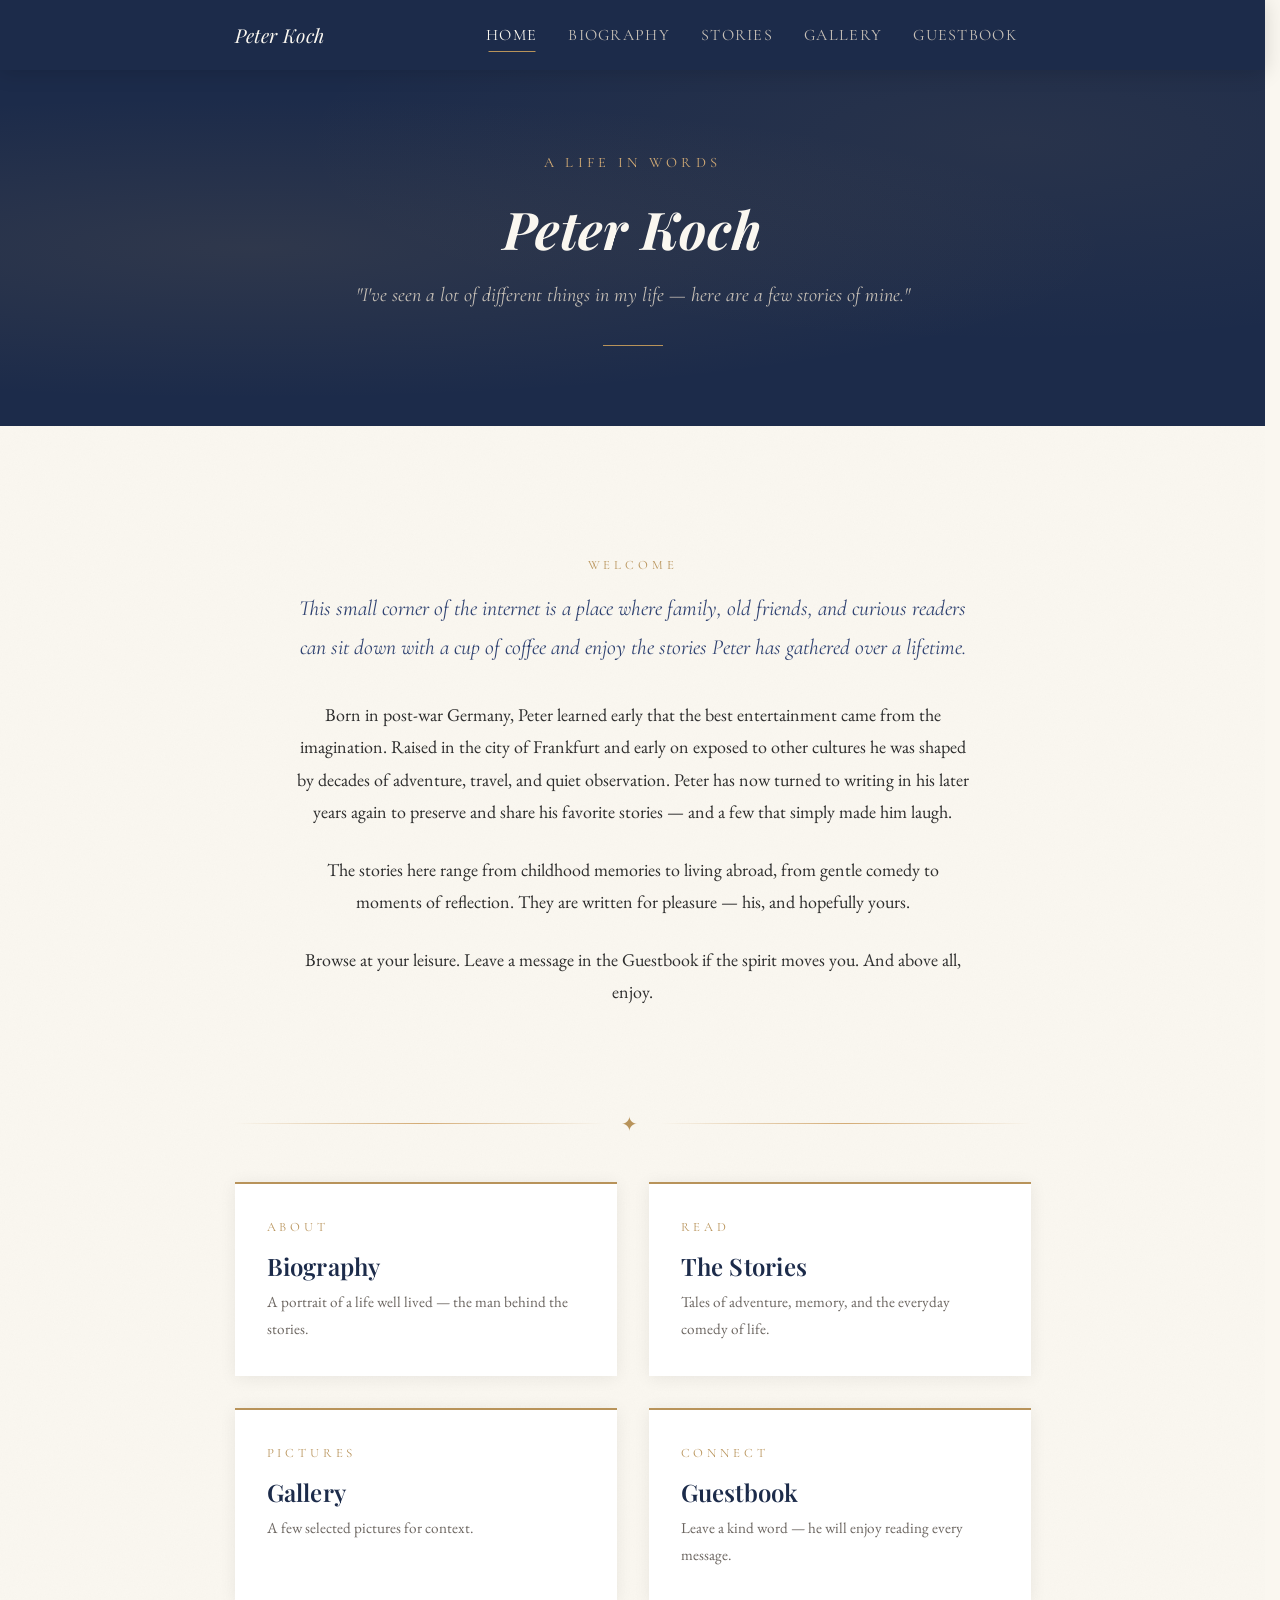
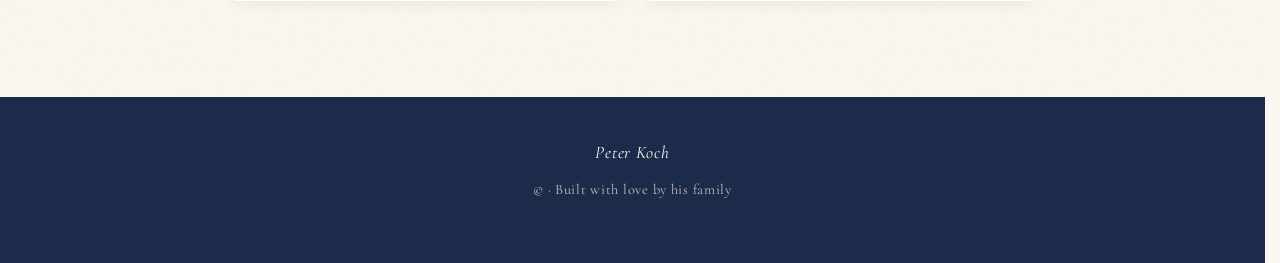
<file: index.html>
<!DOCTYPE html>
<html lang="en">
<head>
  <meta charset="UTF-8" />
  <meta name="viewport" content="width=device-width, initial-scale=1.0" />
  <!-- ============================================================
       EDIT: Change the title below to your father's name
       ============================================================ -->
  <title>Peter Koch — Best Dad, Writer & Storyteller</title>
  <meta name="description" content="A collection of stories and reflections by Peter Koch." />
  <link rel="stylesheet" href="styles.css" />
</head>
<body>

  <!-- ── Navigation ───────────────────────────────────────────── -->
  <nav class="site-nav" aria-label="Main navigation">
    <div class="nav-inner">

      <!-- EDIT: Change to your father's name or initials -->
      <a href="index.html" class="nav-brand">Peter Koch</a>

      <button class="nav-toggle" aria-label="Toggle menu" onclick="toggleNav()">
        <span></span><span></span><span></span>
      </button>

      <ul class="nav-links" id="navLinks">
        <li><a href="index.html" class="active">Home</a></li>
        <li><a href="biography.html">Biography</a></li>
        <li><a href="stories.html">Stories</a></li>
        <li><a href="gallery.html">Gallery</a></li>
        <li><a href="guestbook.html">Guestbook</a></li>
      </ul>
    </div>
  </nav>

  <!-- ── Hero ─────────────────────────────────────────────────── -->
  <header class="hero">
    <div class="hero-inner">
      <p class="hero-eyebrow fade-in">A Life in Words</p>

      <!-- EDIT: Change to your father's full name -->
      <h1 class="fade-in fade-in-delay-1">Peter Koch</h1>

      <!-- EDIT: Change the subtitle to a short personal tagline or favourite quote -->
      <p class="hero-subtitle fade-in fade-in-delay-2">
        "I've seen a lot of different things in my life — here are a few stories of mine."
      </p>

      <div class="hero-divider fade-in fade-in-delay-3"></div>
    </div>
  </header>

  <!-- ── Welcome Section ──────────────────────────────────────── -->
  <main>
    <div class="page-wrapper">
      <div class="welcome-text">
        <p class="section-label text-center">Welcome</p>

        <!-- EDIT: Replace this introductory paragraph with your own welcome text -->
        <p class="lead">
          This small corner of the internet is a place where family, old friends,
          and curious readers can sit down with a cup of coffee and enjoy the stories
          Peter has gathered over a lifetime.
        </p>

        <!-- EDIT: Replace these paragraphs with a warm personal note -->
        <p>
          Born in post-war Germany, Peter learned early that the best
          entertainment came from the imagination. Raised in the city of Frankfurt and early on exposed to other cultures 
          he was shaped by decades of adventure, travel, and quiet observation. Peter has now turned to writing in his later years again 
          to preserve and share his favorite stories — and a few that simply made him laugh.
        </p>
        <p>
          The stories here range from childhood memories to living abroad, from
          gentle comedy to moments of reflection. They are written for pleasure —
          his, and hopefully yours.
        </p>
        <p>
          Browse at your leisure. Leave a message in the Guestbook if the spirit
          moves you. And above all, enjoy.
        </p>
      </div>

      <div class="ornament">✦</div>

      <!-- ── Quick Links ─────────────────────────────────────── -->
      <div style="display:grid; grid-template-columns: repeat(2, 1fr); gap: 2rem; margin-top: 1rem;">

        <a href="biography.html" style="display:block; padding:2rem; background:var(--white); box-shadow:0 2px 16px rgba(0,0,0,0.07); text-decoration:none; transition:var(--transition); border-top:2px solid var(--gold);"
           onmouseover="this.style.transform='translateY(-4px)'" onmouseout="this.style.transform='translateY(0)'">
          <p class="section-label">About</p>
          <h3 style="margin-bottom:0.5rem;">Biography</h3>
          <p style="font-size:0.95rem; color:var(--gray); margin:0;">A portrait of a life well lived — the man behind the stories.</p>
        </a>

        <a href="stories.html" style="display:block; padding:2rem; background:var(--white); box-shadow:0 2px 16px rgba(0,0,0,0.07); text-decoration:none; transition:var(--transition); border-top:2px solid var(--gold);"
           onmouseover="this.style.transform='translateY(-4px)'" onmouseout="this.style.transform='translateY(0)'">
          <p class="section-label">Read</p>
          <h3 style="margin-bottom:0.5rem;">The Stories</h3>
          <p style="font-size:0.95rem; color:var(--gray); margin:0;">Tales of adventure, memory, and the everyday comedy of life.</p>
        </a>

        <a href="gallery.html" style="display:block; padding:2rem; background:var(--white); box-shadow:0 2px 16px rgba(0,0,0,0.07); text-decoration:none; transition:var(--transition); border-top:2px solid var(--gold);"
           onmouseover="this.style.transform='translateY(-4px)'" onmouseout="this.style.transform='translateY(0)'">
          <p class="section-label">Pictures</p>
          <h3 style="margin-bottom:0.5rem;">Gallery</h3>
          <p style="font-size:0.95rem; color:var(--gray); margin:0;">A few selected pictures for context.</p>
        </a>
        
        <a href="guestbook.html" style="display:block; padding:2rem; background:var(--white); box-shadow:0 2px 16px rgba(0,0,0,0.07); text-decoration:none; transition:var(--transition); border-top:2px solid var(--gold);"
           onmouseover="this.style.transform='translateY(-4px)'" onmouseout="this.style.transform='translateY(0)'">
          <p class="section-label">Connect</p>
          <h3 style="margin-bottom:0.5rem;">Guestbook</h3>
          <p style="font-size:0.95rem; color:var(--gray); margin:0;">Leave a kind word — he will enjoy reading every message.</p>
        </a>

      </div>
    </div>
  </main>

  <!-- ── Footer ───────────────────────────────────────────────── -->
  <footer class="site-footer">
    <!-- EDIT: Update name and year -->
    <p class="footer-name">Peter Koch</p>
    <p>© <span id="April 2026"></span> · Built with love by his family</p>
  </footer>

  <!-- ── Scripts ──────────────────────────────────────────────── -->
  <script>
    // Auto-update copyright year
    document.getElementById('year').textContent = new Date().getFullYear();

    // Mobile nav toggle
    function toggleNav() {
      document.getElementById('navLinks').classList.toggle('open');
    }
  </script>

</body>
</html>
</file>
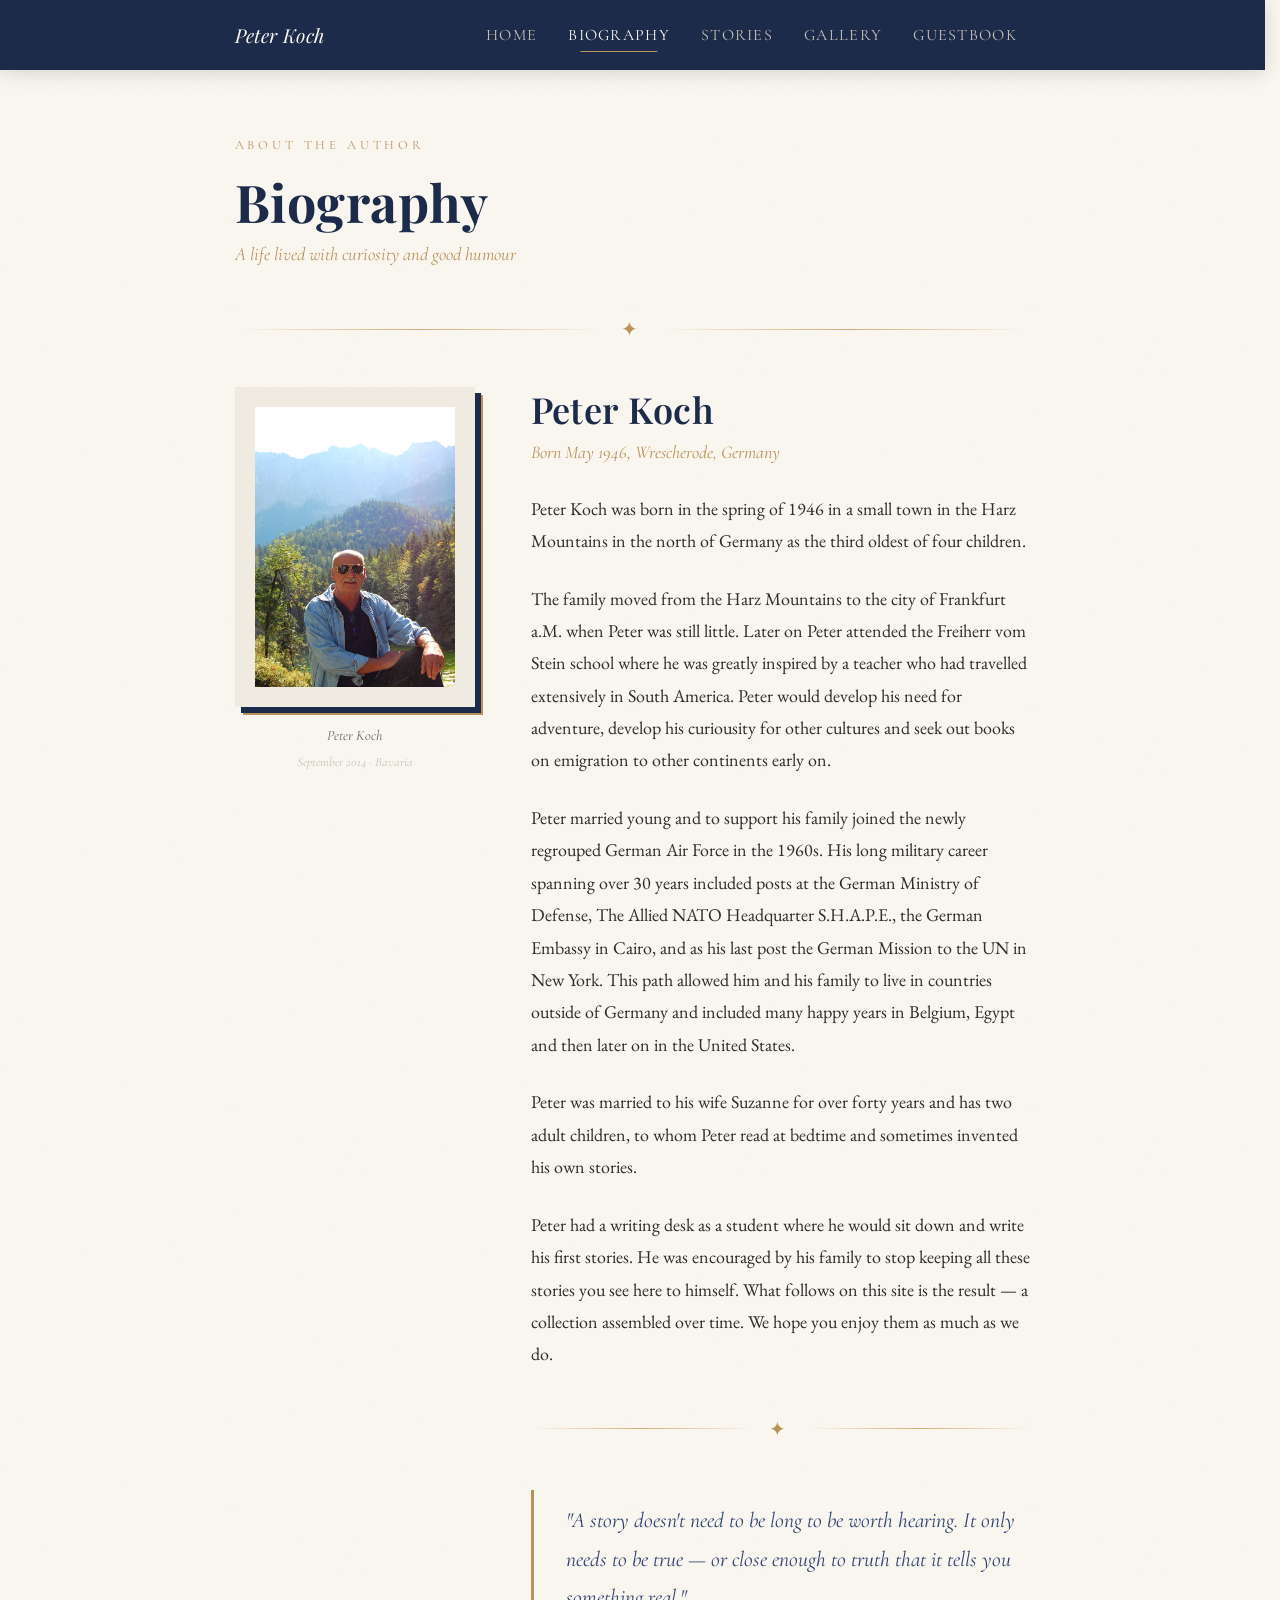
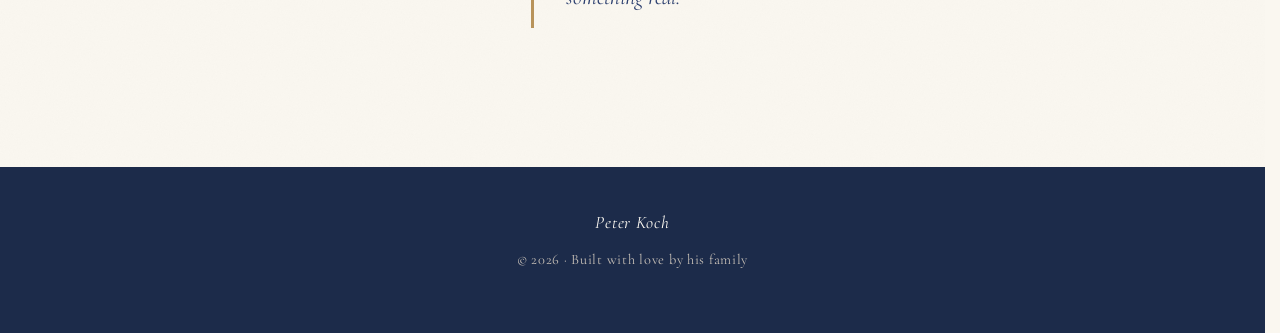
<file: biography.html>
<!DOCTYPE html>
<html lang="en">
<head>
  <meta charset="UTF-8" />
  <meta name="viewport" content="width=device-width, initial-scale=1.0" />
  <!-- EDIT: Update with your father's name -->
  <title>Biography — Peter Koch</title>
  <meta name="description" content="A biography of Peter Koch, best dad, soldier and diplomat, entrepreneur, writer and storyteller." />
  <link rel="stylesheet" href="styles.css" />
</head>
<body>

  <!-- ── Navigation ───────────────────────────────────────────── -->
  <nav class="site-nav" aria-label="Main navigation">
    <div class="nav-inner">
      <a href="index.html" class="nav-brand">Peter Koch</a>
      <button class="nav-toggle" aria-label="Toggle menu" onclick="toggleNav()">
        <span></span><span></span><span></span>
      </button>
      <ul class="nav-links" id="navLinks">
        <li><a href="index.html">Home</a></li>
        <li><a href="biography.html" class="active">Biography</a></li>
        <li><a href="stories.html">Stories</a></li>
        <li><a href="gallery.html">Gallery</a></li>
        <li><a href="guestbook.html">Guestbook</a></li>
      </ul>
    </div>
  </nav>

  <!-- ── Page Content ─────────────────────────────────────────── -->
  <main>
    <div class="page-wrapper">

      <!-- Page heading -->
      <p class="section-label">About the Author</p>
      <h1 class="page-title">Biography</h1>
      <p class="page-subtitle">A life lived with curiosity and good humour</p>

      <div class="ornament">✦</div>

      <!-- ── Bio Layout ──────────────────────────────────────────── -->
<div class="bio-layout">

  <!-- Portrait Column -->
  <div class="bio-photo-wrap">

    <img src="images/Babba1.jpg"
         alt="Portrait of Peter Koch"
         class="bio-photo" />

    <p style="text-align:center; font-family:var(--font-accent); font-style:italic; font-size:0.9rem; color:var(--gray); margin-top:1rem;">
      Peter Koch<br/>
      <span style="font-size:0.8rem; color:var(--gray-light);">September 2014 · Bavaria</span>
    </p>

  </div><!-- /.bio-photo-wrap -->

  <!-- Biography Text Column -->
  <div class="bio-text">

    <h2 style="margin-bottom:0.25rem;">Peter Koch</h2>
    <p style="font-family:var(--font-accent); font-style:italic; color:var(--gold); margin-bottom:1.5rem;">
      Born May 1946, Wrescherode, Germany
    </p>

    <p>
      Peter Koch was born in the spring of 1946 in a small town in the Harz
      Mountains in the north of Germany as the third oldest of four children.  
    </p>

    <p>
      The family moved from the Harz Mountains to the city of Frankfurt a.M. when Peter was still little.  
      Later on Peter attended the Freiherr vom Stein school where he was greatly inspired by a teacher who had travelled extensively in South America.
      Peter would develop his need for adventure, develop his curiousity for other cultures and seek out books on emigration to other continents early on.
    </p>

    <p>
      Peter married young and to support his family joined the newly regrouped German Air Force in the 1960s. 
      His long military career spanning over 30 years included posts at the German Ministry of Defense, The Allied NATO Headquarter S.H.A.P.E., 
      the German Embassy in Cairo, and as his last post the German Mission to the UN in New York. This path allowed him and his family 
      to live in countries outside of Germany and included many happy years in Belgium, Egypt and then later on in the United States. 
    </p>

    <p>
      Peter was married to his wife Suzanne for over forty years and has two adult children,
      to whom Peter read at bedtime and sometimes invented his own stories.  
    </p>

    <p>
      Peter had a writing desk as a student where he would sit down and write his first stories. He was encouraged
      by his family to stop keeping all these stories you see here to himself. What follows on this site
      is the result — a collection assembled over time. We hope you enjoy them as much as we do. 
    </p>

    <div class="ornament">✦</div>

    <blockquote>
      "A story doesn't need to be long to be worth hearing. It only needs
      to be true — or close enough to truth that it tells you something real."
    </blockquote>

  </div><!-- /.bio-text -->

</div><!-- /.bio-layout -->
    </div><!-- /.page-wrapper -->
  </main>

  <!-- ── Footer ───────────────────────────────────────────────── -->
  <footer class="site-footer">
    <p class="footer-name">Peter Koch</p>
    <p>© <span id="year"></span> · Built with love by his family</p>
  </footer>

  <script>
    document.getElementById('year').textContent = new Date().getFullYear();
    function toggleNav() {
      document.getElementById('navLinks').classList.toggle('open');
    }
  </script>

</body>
</html>
</file>
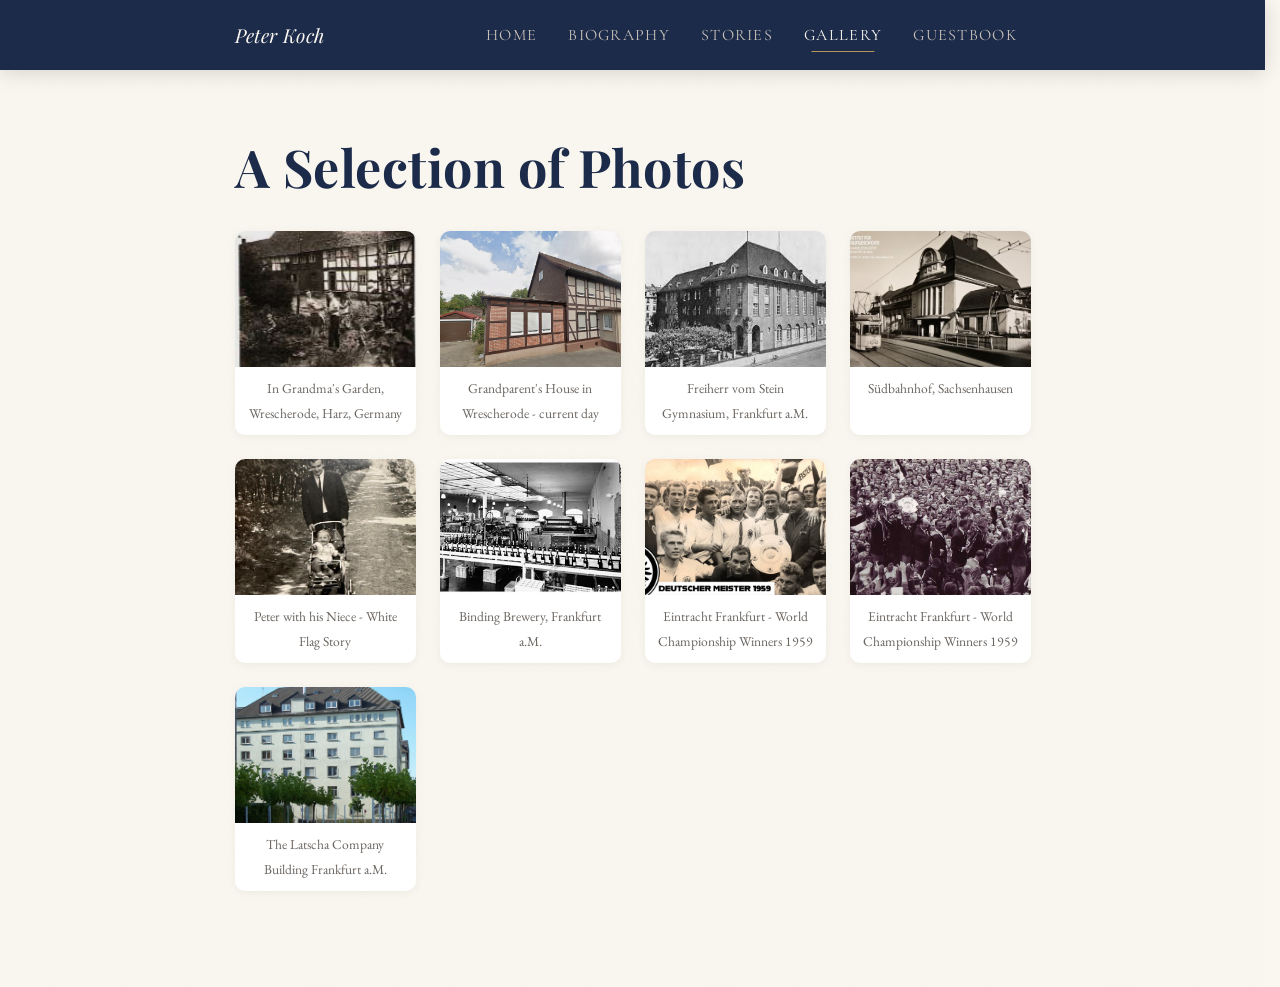
<file: gallery.html>
<!DOCTYPE html>
<html lang="en">
<head>
  <meta charset="UTF-8" />
  <meta name="viewport" content="width=device-width, initial-scale=1.0" />
  <title>Picture Gallery — Peter Koch</title>
  <meta name="description" content="Hope you enjoy the selection" />
  <link rel="stylesheet" href="styles.css" />
</head>
<body>

  <!-- ── Navigation ───────────────────────────────────────────── -->
  <nav class="site-nav" aria-label="Main navigation">
    <div class="nav-inner">
      <a href="index.html" class="nav-brand">Peter Koch</a>
      <button class="nav-toggle" aria-label="Toggle menu" onclick="toggleNav()">
        <span></span><span></span><span></span>
      </button>
      <ul class="nav-links" id="navLinks">
        <li><a href="index.html">Home</a></li>
        <li><a href="biography.html">Biography</a></li>
        <li><a href="stories.html">Stories</a></li>
        <li><a href="gallery.html" class="active">Gallery</a></li>
        <li><a href="guestbook.html">Guestbook</a></li>
      </ul>
    </div>
  </nav>

  <!-- ── Page Content ─────────────────────────────────────────── -->
  <main>
    <div class="page-wrapper">
      <h1 class="page-title">A Selection of Photos</h1>

      <div class="gallery">

        <div class="photo">
          <img src="images/Wrescherode2.png">
          <p>In Grandma's Garden, Wrescherode, Harz, Germany</p>
        </div>

        <div class="photo">
          <img src="images/Wrescherode1.png">
          <p>Grandparent's House in Wrescherode - current day</p>
        </div>

        <div class="photo">
          <img src="images/vomStein.jpg">
          <p>Freiherr vom Stein Gymnasium, Frankfurt a.M.</p>
        </div>

        <div class="photo">
          <img src="images/sued2.jpg">
          <p>Südbahnhof, Sachsenhausen</p>
        </div>

    <div class="photo">
          <img src="images/Peter_Niece_result.png">
          <p>Peter with his Niece - White Flag Story</p>
        </div>
        
        <div class="photo">
          <img src="images/Binding.jpg">
          <p>Binding Brewery, Frankfurt a.M.</p>
        </div>

        <div class="photo">
          <img src="images/Eintracht.jpg">
          <p>Eintracht Frankfurt - World Championship Winners 1959</p>
        </div>

        <div class="photo">
          <img src="images/Eintracht2.jpg">
          <p>Eintracht Frankfurt - World Championship Winners 1959</p>
        </div>

        <div class="photo">
          <img src="images/Latscha2.jpg">
          <p>The Latscha Company Building Frankfurt a.M.</p>
        </div>

      </div>
    </div>
  </main>

  <!-- ── Script (FIX) ─────────────────────────────────────────── -->
  <script>
    function toggleNav() {
      document.getElementById('navLinks').classList.toggle('open');
    }
  </script>

</body>
</html>
</file>
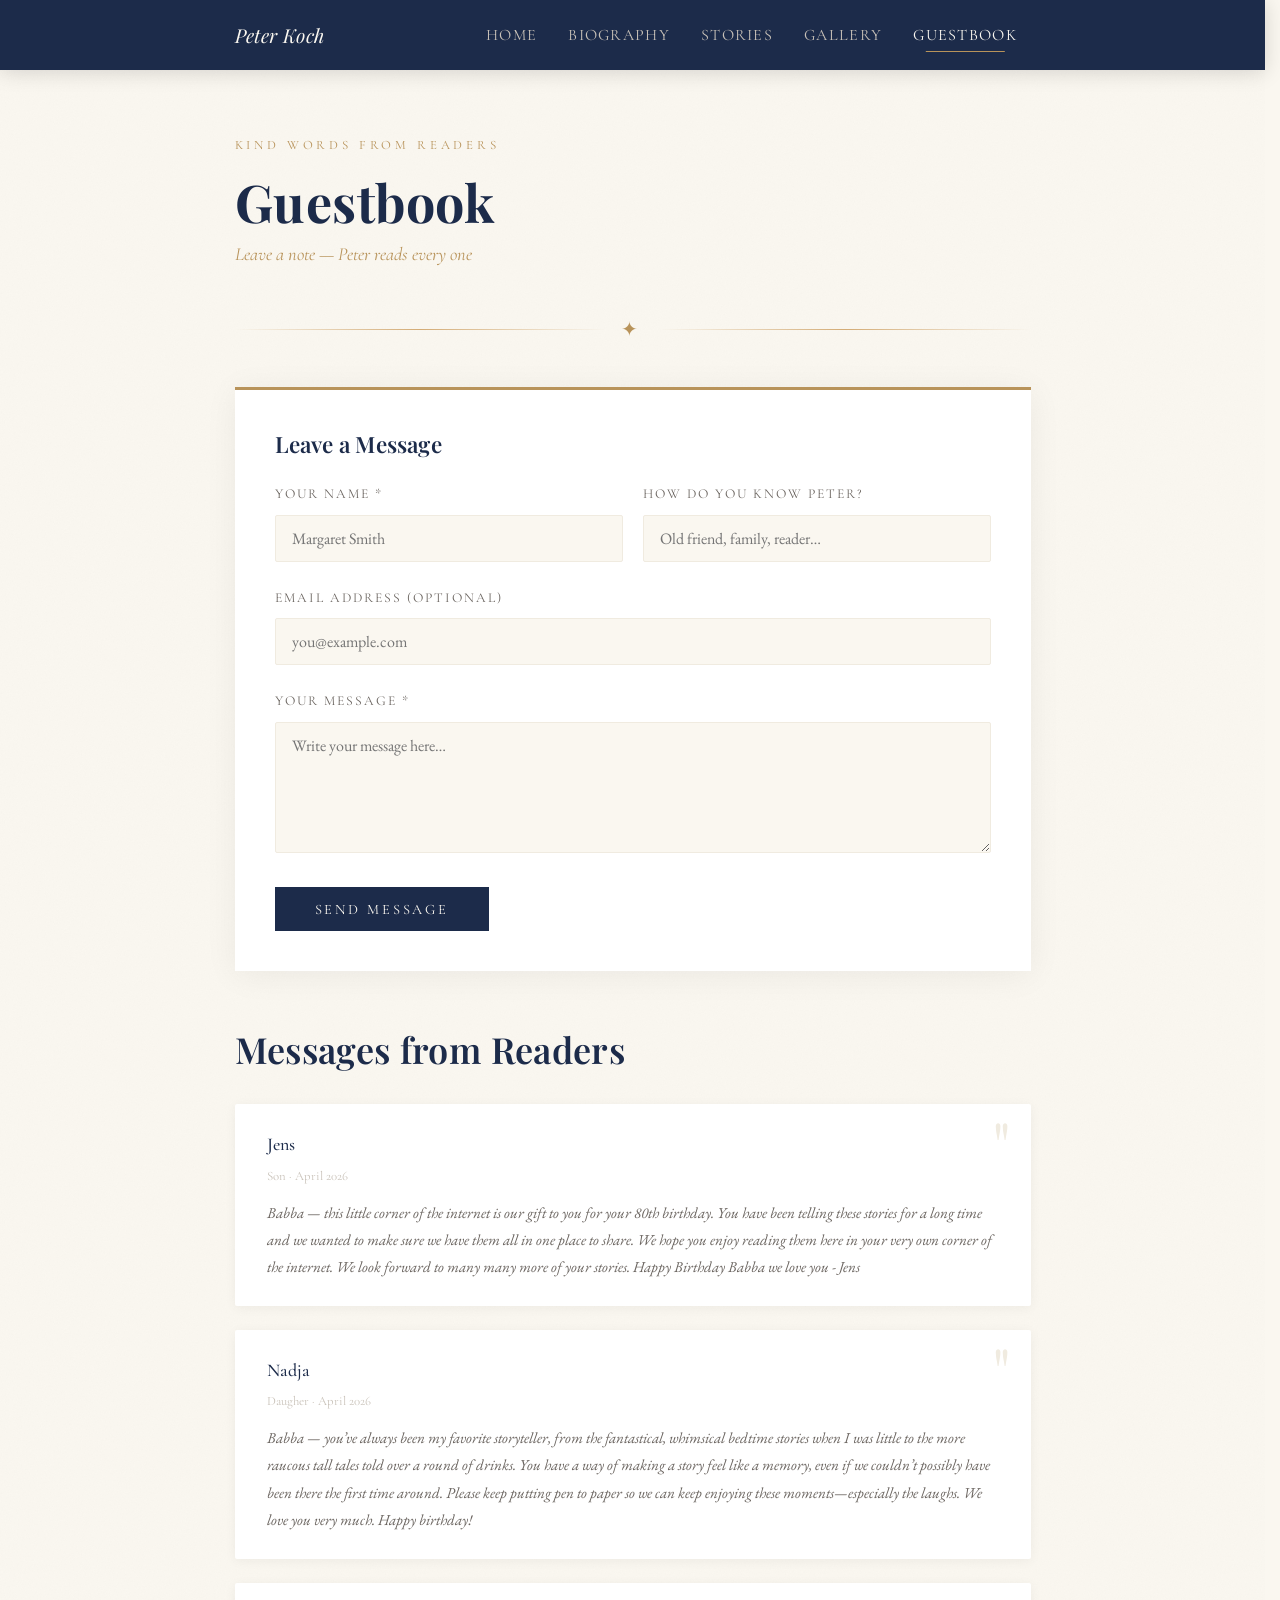
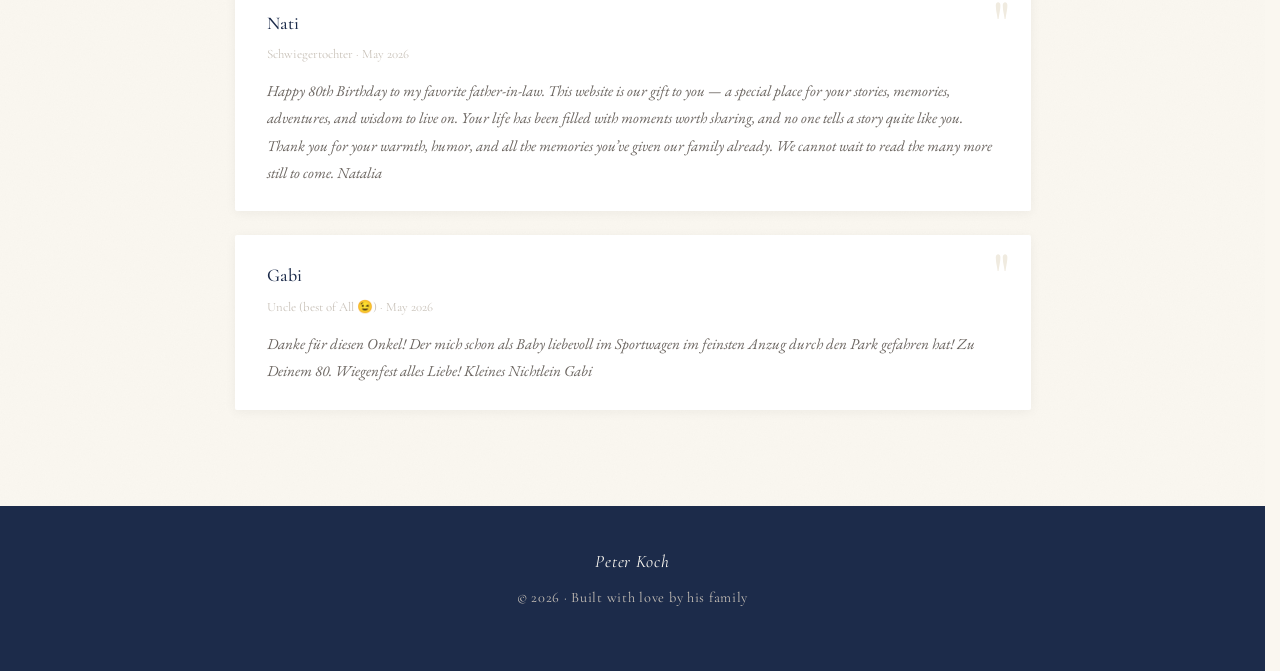
<file: guestbook.html>
<!DOCTYPE html>
<html lang="en">
<head>
  <meta charset="UTF-8" />
  <meta name="viewport" content="width=device-width, initial-scale=1.0" />
  <title>Guestbook — Peter Koch</title>
  <meta name="description" content="Leave a message for Peter Koch." />
  <link rel="stylesheet" href="styles.css" />
</head>
<body>

  <!-- ── Navigation ───────────────────────────────────────────── -->
  <nav class="site-nav" aria-label="Main navigation">
    <div class="nav-inner">
      <a href="index.html" class="nav-brand">Peter Koch</a>
      <button class="nav-toggle" aria-label="Toggle menu" onclick="toggleNav()">
        <span></span><span></span><span></span>
      </button>
      <ul class="nav-links" id="navLinks">
        <li><a href="index.html">Home</a></li>
        <li><a href="biography.html">Biography</a></li>
        <li><a href="stories.html">Stories</a></li>
        <li><a href="gallery.html">Gallery</a></li>
        <li><a href="guestbook.html" class="active">Guestbook</a></li>
      </ul>
    </div>
  </nav>

  <!-- ── Page Content ─────────────────────────────────────────── -->
  <main>
    <div class="page-wrapper">

      <p class="section-label">Kind words from readers</p>
      <h1 class="page-title">Guestbook</h1>
      <p class="page-subtitle">Leave a note — Peter reads every one</p>

      <div class="ornament">✦</div>

      <!-- ── Guestbook Form ────────────────────────────────────── -->
      <div class="guestbook-form" role="region" aria-label="Leave a message">
        <h2 style="margin-bottom:1.5rem; font-size:1.4rem;">Leave a Message</h2>

        <form action="https://formsubmit.co/jens.koch1@googlemail.com" method="POST">

          <!-- FormSubmit settings -->
          <input type="hidden" name="_subject" value="New Guestbook Message">
          <input type="hidden" name="_captcha" value="false">
          <input type="hidden" name="_template" value="table">
          <input type="hidden" name="_next" value="https://www.peters-stories.ch/thank-you.html">

          <div style="display:grid; grid-template-columns:1fr 1fr; gap:1.25rem;">
            <div class="form-group">
              <label for="name">Your Name *</label>
              <input type="text" id="name" name="name" required
                     placeholder="Margaret Smith" />
            </div>
            <div class="form-group">
              <label for="relation">How do you know Peter?</label>
              <input type="text" id="relation" name="relation"
                     placeholder="Old friend, family, reader…" />
            </div>
          </div>

          <div class="form-group">
            <label for="email">Email address (optional)</label>
            <input type="email" id="email" name="email"
                   placeholder="you@example.com" />
          </div>

          <div class="form-group">
            <label for="message">Your message *</label>
            <textarea id="message" name="message" rows="5" required
                      placeholder="Write your message here…"></textarea>
          </div>

          <button type="submit" class="btn-submit">Send Message</button>

        </form>

      </div>

      <!-- ── Existing Entries ───────────────────────────────────── -->
      <h2 style="margin-bottom:2rem;">Messages from Readers</h2>

      <div class="guestbook-entries">

        <div class="entry-card">
          <p class="entry-author">Jens</p>
          <p class="entry-date">Son · April 2026</p>
          <p class="entry-message">
            Babba — this little corner of the internet is our gift to you for your 80th birthday.
            You have been telling these stories for a long time and we wanted to make sure we have them all in one place to share. 
            We hope you enjoy reading them here in your very own corner of the internet. We look forward to many many more of your stories. 
            Happy Birthday Babba we love you - Jens 
          </p>
        </div>
        <div class="entry-card">
          <p class="entry-author">Nadja</p>
          <p class="entry-date">Daugher · April 2026</p>
          <p class="entry-message">
            Babba — you’ve always been my favorite storyteller, from the fantastical, whimsical bedtime stories when I was little
            to the more raucous tall tales told over a round of drinks. You have a way of making a story feel like a memory, even if we couldn’t possibly
            have been there the first time around. Please keep putting pen to paper so we can keep enjoying these moments—especially the laughs.
            We love you very much. Happy birthday! 
          </p>
        </div>
 <div class="entry-card">
          <p class="entry-author">Nati</p>
          <p class="entry-date">Schwiegertochter · May 2026</p>
          <p class="entry-message">
            Happy 80th Birthday to my favorite father-in-law.
This website is our gift to you — a special place for your stories, memories, adventures, and wisdom to live on. Your life has been filled with moments worth sharing, and no one tells a story quite like you.
Thank you for your warmth, humor, and all the memories you’ve given our family already. We cannot wait to read the many more still to come.
Natalia
          </p>
        </div>
    <div class="entry-card">
          <p class="entry-author">Gabi</p>
          <p class="entry-date">Uncle (best of All 😉) · May 2026</p>
          <p class="entry-message">
            Danke für diesen Onkel! Der mich schon als Baby liebevoll im Sportwagen im feinsten Anzug durch den Park gefahren hat!
Zu Deinem 80. Wiegenfest alles Liebe! 
Kleines Nichtlein Gabi

          </p>
        </div>   
      
      </div>

    </div>
  </main>

  <!-- ── Footer ───────────────────────────────────────────────── -->
  <footer class="site-footer">
    <p class="footer-name">Peter Koch</p>
    <p>© <span id="year"></span> · Built with love by his family</p>
  </footer>

  <!-- ── Minimal Script (navigation + year only) ──────────────── -->
  <script>
    document.getElementById('year').textContent = new Date().getFullYear();

    function toggleNav() {
      document.getElementById('navLinks').classList.toggle('open');
    }
  </script>

</body>
</html>
</file>
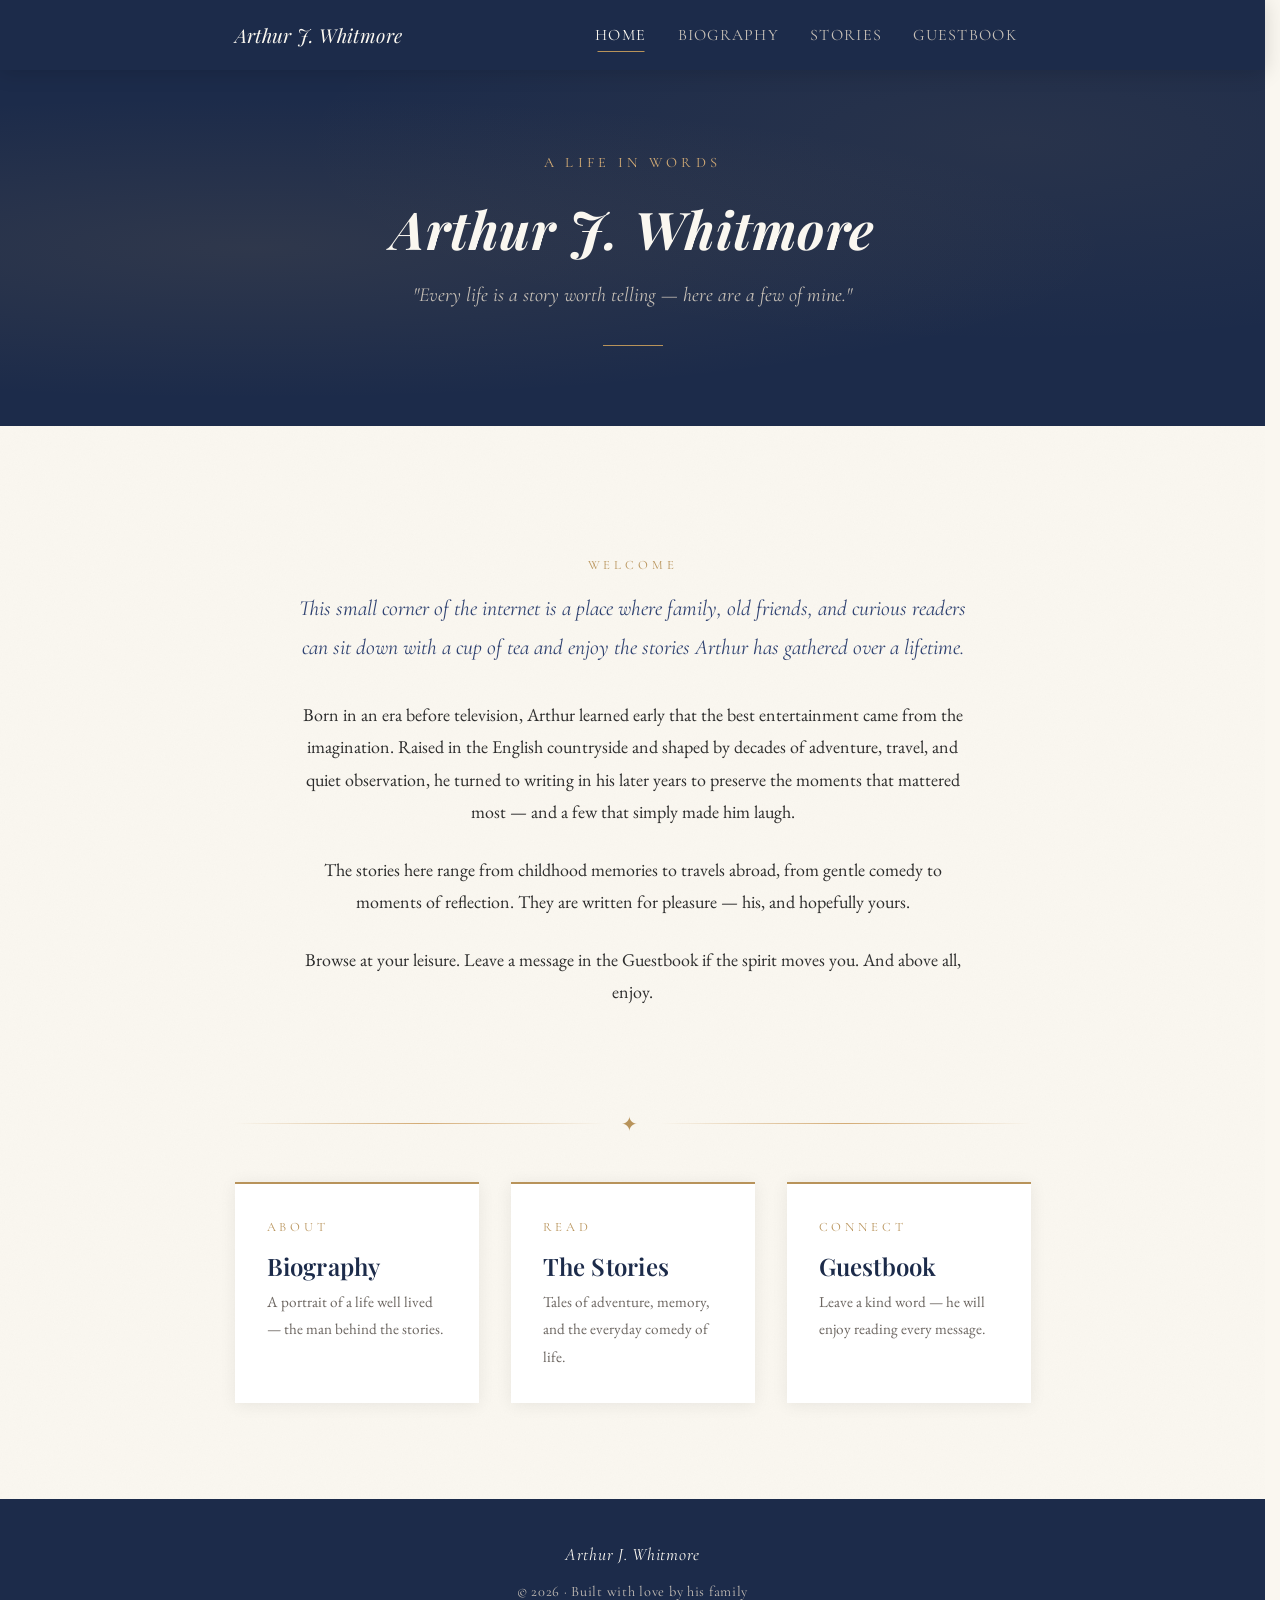
<file: index_7.html>
<!DOCTYPE html>
<html lang="en">
<head>
  <meta charset="UTF-8" />
  <meta name="viewport" content="width=device-width, initial-scale=1.0" />
  <!-- ============================================================
       EDIT: Change the title below to your father's name
       ============================================================ -->
  <title>Arthur J. Whitmore — Writer & Storyteller</title>
  <meta name="description" content="A collection of stories and reflections by Arthur J. Whitmore." />
  <link rel="stylesheet" href="styles.css" />
</head>
<body>

  <!-- ── Navigation ───────────────────────────────────────────── -->
  <nav class="site-nav" aria-label="Main navigation">
    <div class="nav-inner">

      <!-- EDIT: Change to your father's name or initials -->
      <a href="index.html" class="nav-brand">Arthur J. Whitmore</a>

      <button class="nav-toggle" aria-label="Toggle menu" onclick="toggleNav()">
        <span></span><span></span><span></span>
      </button>

      <ul class="nav-links" id="navLinks">
        <li><a href="index.html" class="active">Home</a></li>
        <li><a href="biography.html">Biography</a></li>
        <li><a href="stories.html">Stories</a></li>
        <li><a href="guestbook.html">Guestbook</a></li>
      </ul>
    </div>
  </nav>

  <!-- ── Hero ─────────────────────────────────────────────────── -->
  <header class="hero">
    <div class="hero-inner">
      <p class="hero-eyebrow fade-in">A Life in Words</p>

      <!-- EDIT: Change to your father's full name -->
      <h1 class="fade-in fade-in-delay-1">Arthur J. Whitmore</h1>

      <!-- EDIT: Change the subtitle to a short personal tagline or favourite quote -->
      <p class="hero-subtitle fade-in fade-in-delay-2">
        "Every life is a story worth telling — here are a few of mine."
      </p>

      <div class="hero-divider fade-in fade-in-delay-3"></div>
    </div>
  </header>

  <!-- ── Welcome Section ──────────────────────────────────────── -->
  <main>
    <div class="page-wrapper">
      <div class="welcome-text">
        <p class="section-label text-center">Welcome</p>

        <!-- EDIT: Replace this introductory paragraph with your own welcome text -->
        <p class="lead">
          This small corner of the internet is a place where family, old friends,
          and curious readers can sit down with a cup of tea and enjoy the stories
          Arthur has gathered over a lifetime.
        </p>

        <!-- EDIT: Replace these paragraphs with a warm personal note -->
        <p>
          Born in an era before television, Arthur learned early that the best
          entertainment came from the imagination. Raised in the English countryside
          and shaped by decades of adventure, travel, and quiet observation, he
          turned to writing in his later years to preserve the moments that mattered
          most — and a few that simply made him laugh.
        </p>
        <p>
          The stories here range from childhood memories to travels abroad, from
          gentle comedy to moments of reflection. They are written for pleasure —
          his, and hopefully yours.
        </p>
        <p>
          Browse at your leisure. Leave a message in the Guestbook if the spirit
          moves you. And above all, enjoy.
        </p>
      </div>

      <div class="ornament">✦</div>

      <!-- ── Quick Links ─────────────────────────────────────── -->
      <div style="display:grid; grid-template-columns: repeat(auto-fit, minmax(240px, 1fr)); gap: 2rem; margin-top: 1rem;">

        <a href="biography.html" style="display:block; padding:2rem; background:var(--white); box-shadow:0 2px 16px rgba(0,0,0,0.07); text-decoration:none; transition:var(--transition); border-top:2px solid var(--gold);"
           onmouseover="this.style.transform='translateY(-4px)'" onmouseout="this.style.transform='translateY(0)'">
          <p class="section-label">About</p>
          <h3 style="margin-bottom:0.5rem;">Biography</h3>
          <p style="font-size:0.95rem; color:var(--gray); margin:0;">A portrait of a life well lived — the man behind the stories.</p>
        </a>

        <a href="stories.html" style="display:block; padding:2rem; background:var(--white); box-shadow:0 2px 16px rgba(0,0,0,0.07); text-decoration:none; transition:var(--transition); border-top:2px solid var(--gold);"
           onmouseover="this.style.transform='translateY(-4px)'" onmouseout="this.style.transform='translateY(0)'">
          <p class="section-label">Read</p>
          <h3 style="margin-bottom:0.5rem;">The Stories</h3>
          <p style="font-size:0.95rem; color:var(--gray); margin:0;">Tales of adventure, memory, and the everyday comedy of life.</p>
        </a>

        <a href="guestbook.html" style="display:block; padding:2rem; background:var(--white); box-shadow:0 2px 16px rgba(0,0,0,0.07); text-decoration:none; transition:var(--transition); border-top:2px solid var(--gold);"
           onmouseover="this.style.transform='translateY(-4px)'" onmouseout="this.style.transform='translateY(0)'">
          <p class="section-label">Connect</p>
          <h3 style="margin-bottom:0.5rem;">Guestbook</h3>
          <p style="font-size:0.95rem; color:var(--gray); margin:0;">Leave a kind word — he will enjoy reading every message.</p>
        </a>

      </div>
    </div>
  </main>

  <!-- ── Footer ───────────────────────────────────────────────── -->
  <footer class="site-footer">
    <!-- EDIT: Update name and year -->
    <p class="footer-name">Arthur J. Whitmore</p>
    <p>© <span id="year"></span> · Built with love by his family</p>
  </footer>

  <!-- ── Scripts ──────────────────────────────────────────────── -->
  <script>
    // Auto-update copyright year
    document.getElementById('year').textContent = new Date().getFullYear();

    // Mobile nav toggle
    function toggleNav() {
      document.getElementById('navLinks').classList.toggle('open');
    }
  </script>

</body>
</html>
</file>
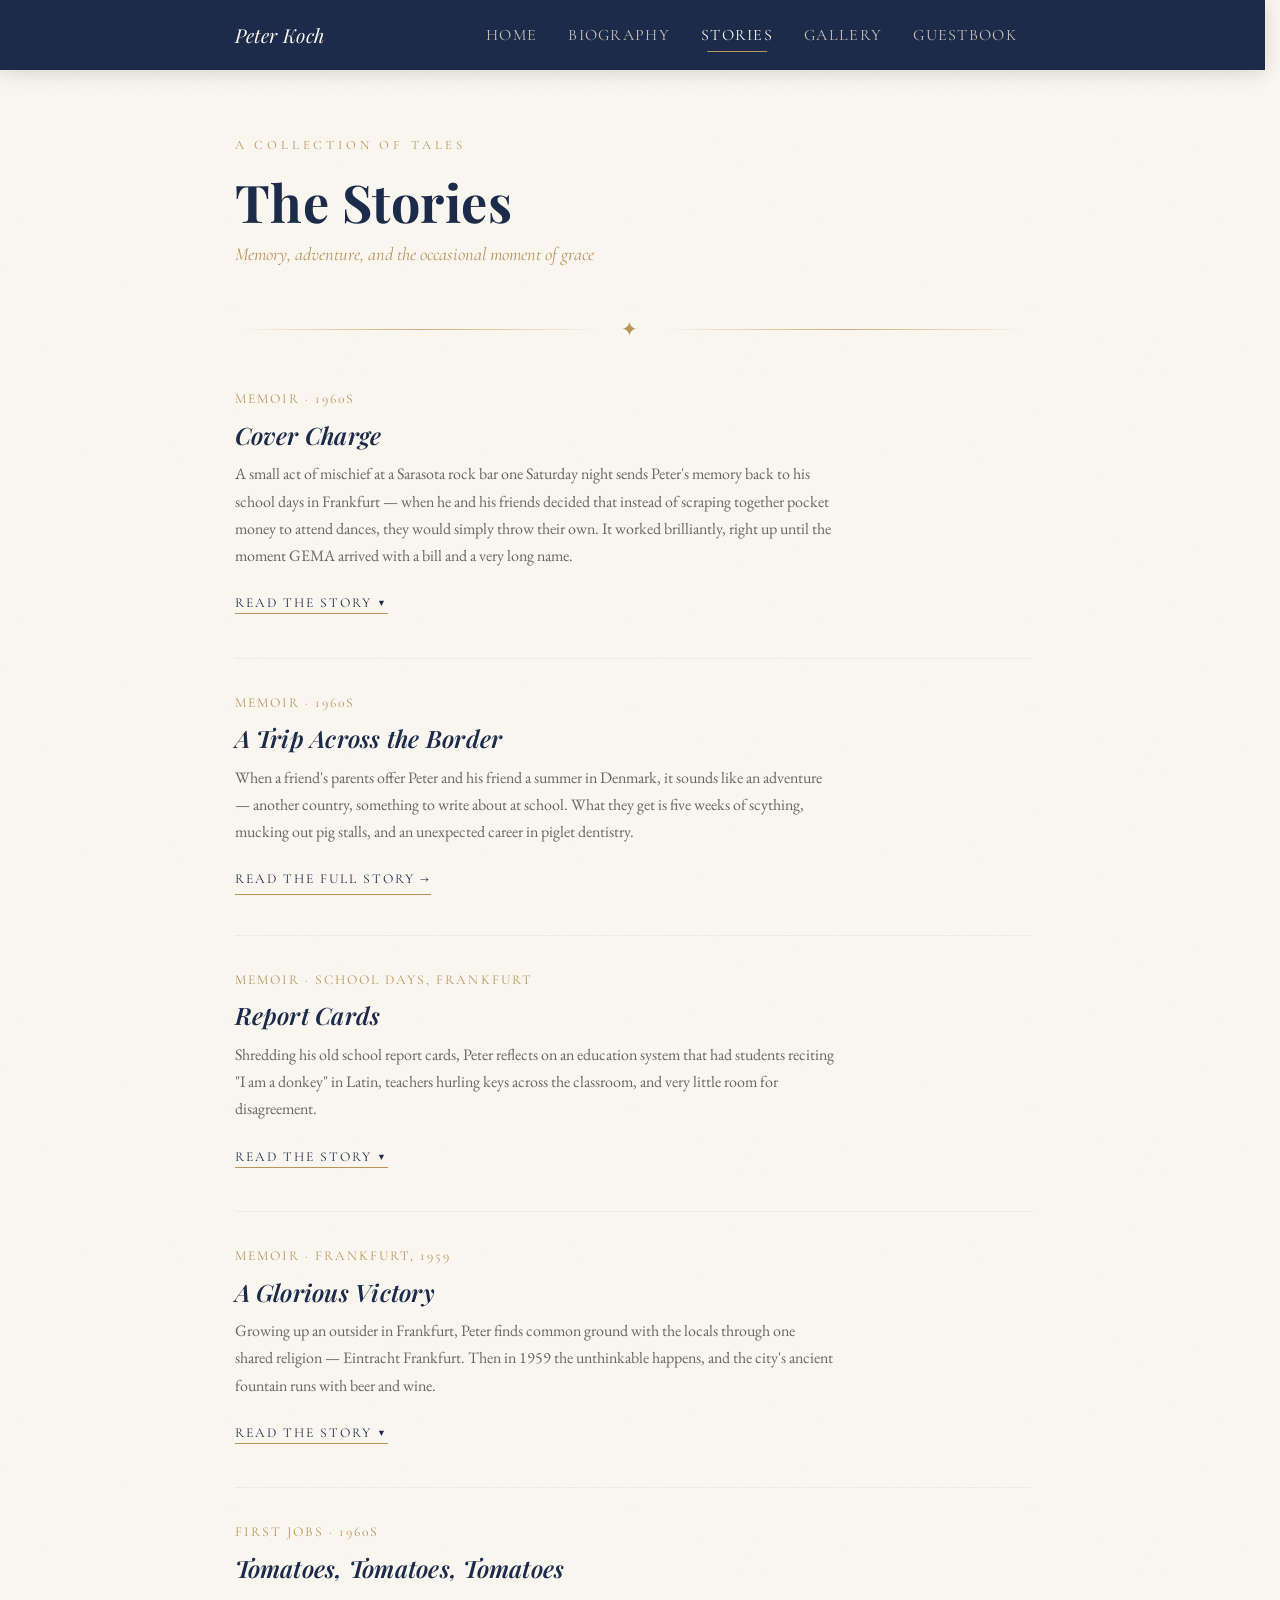
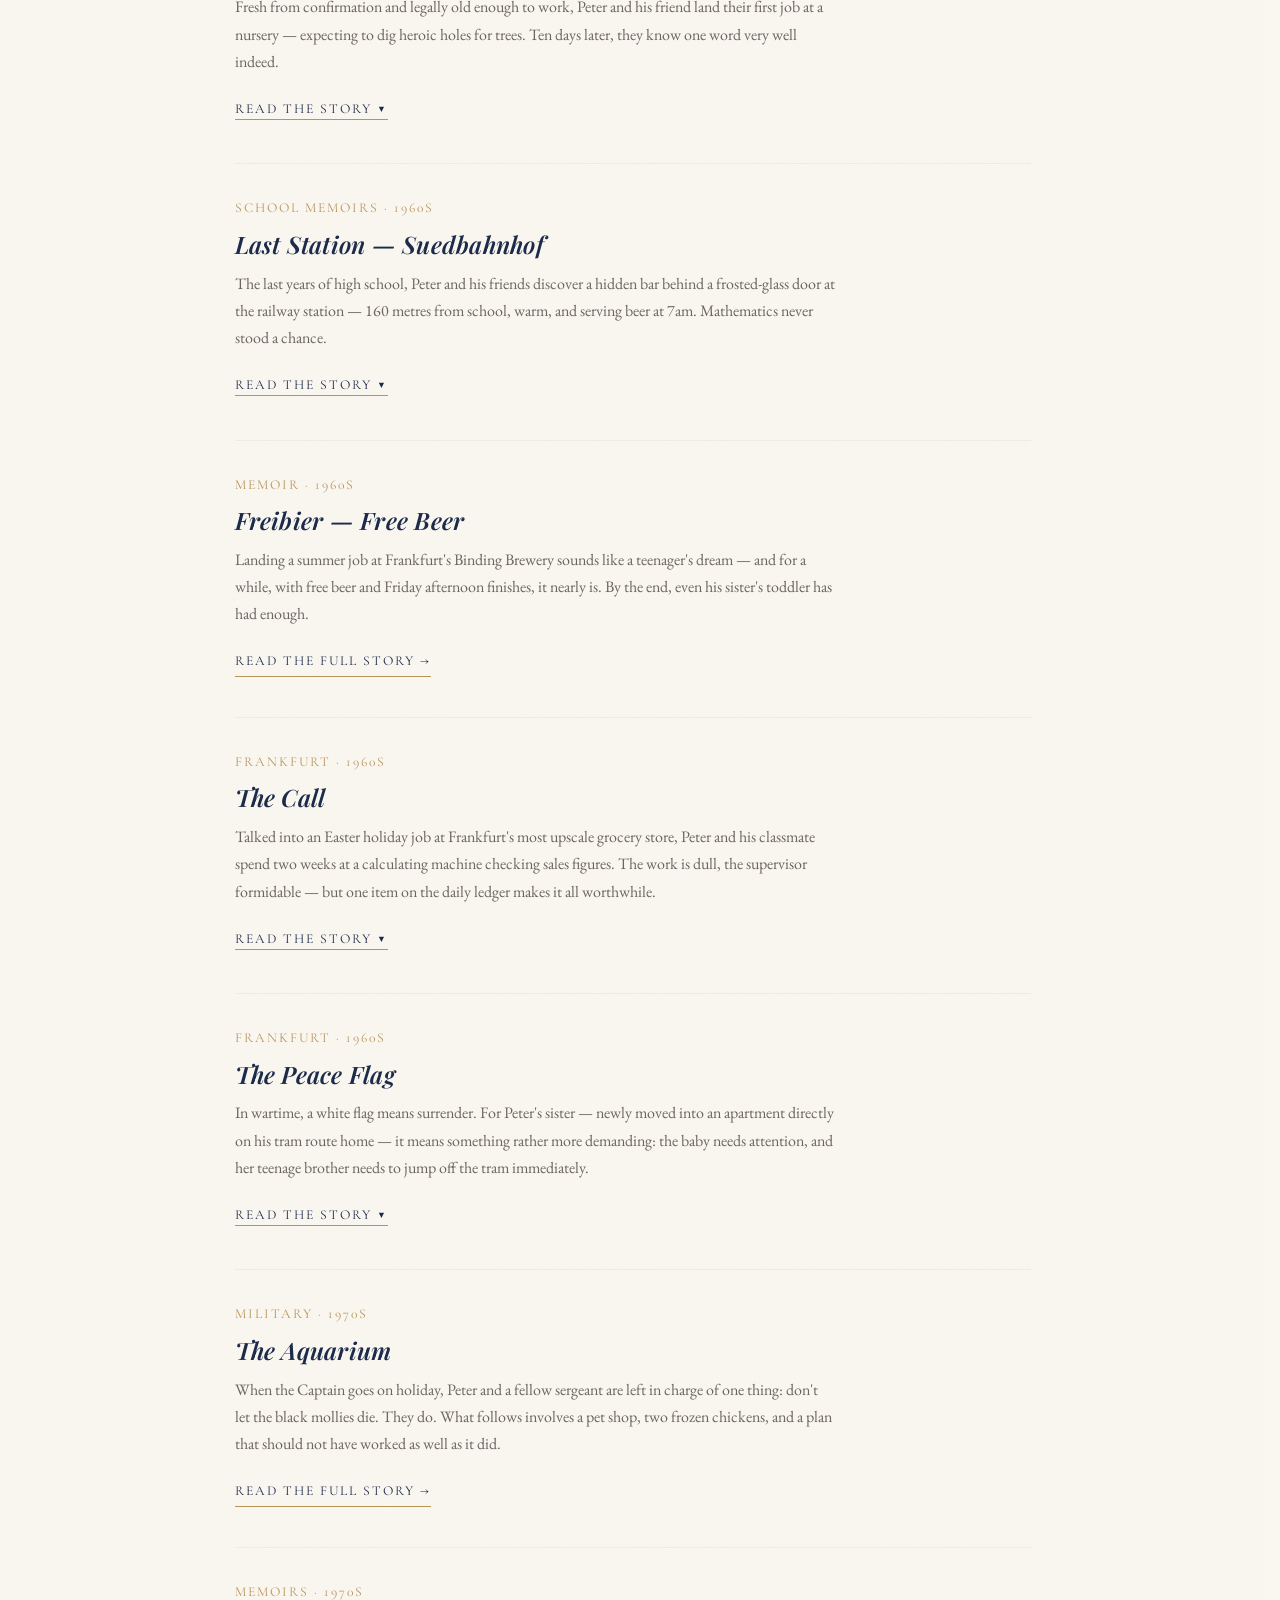
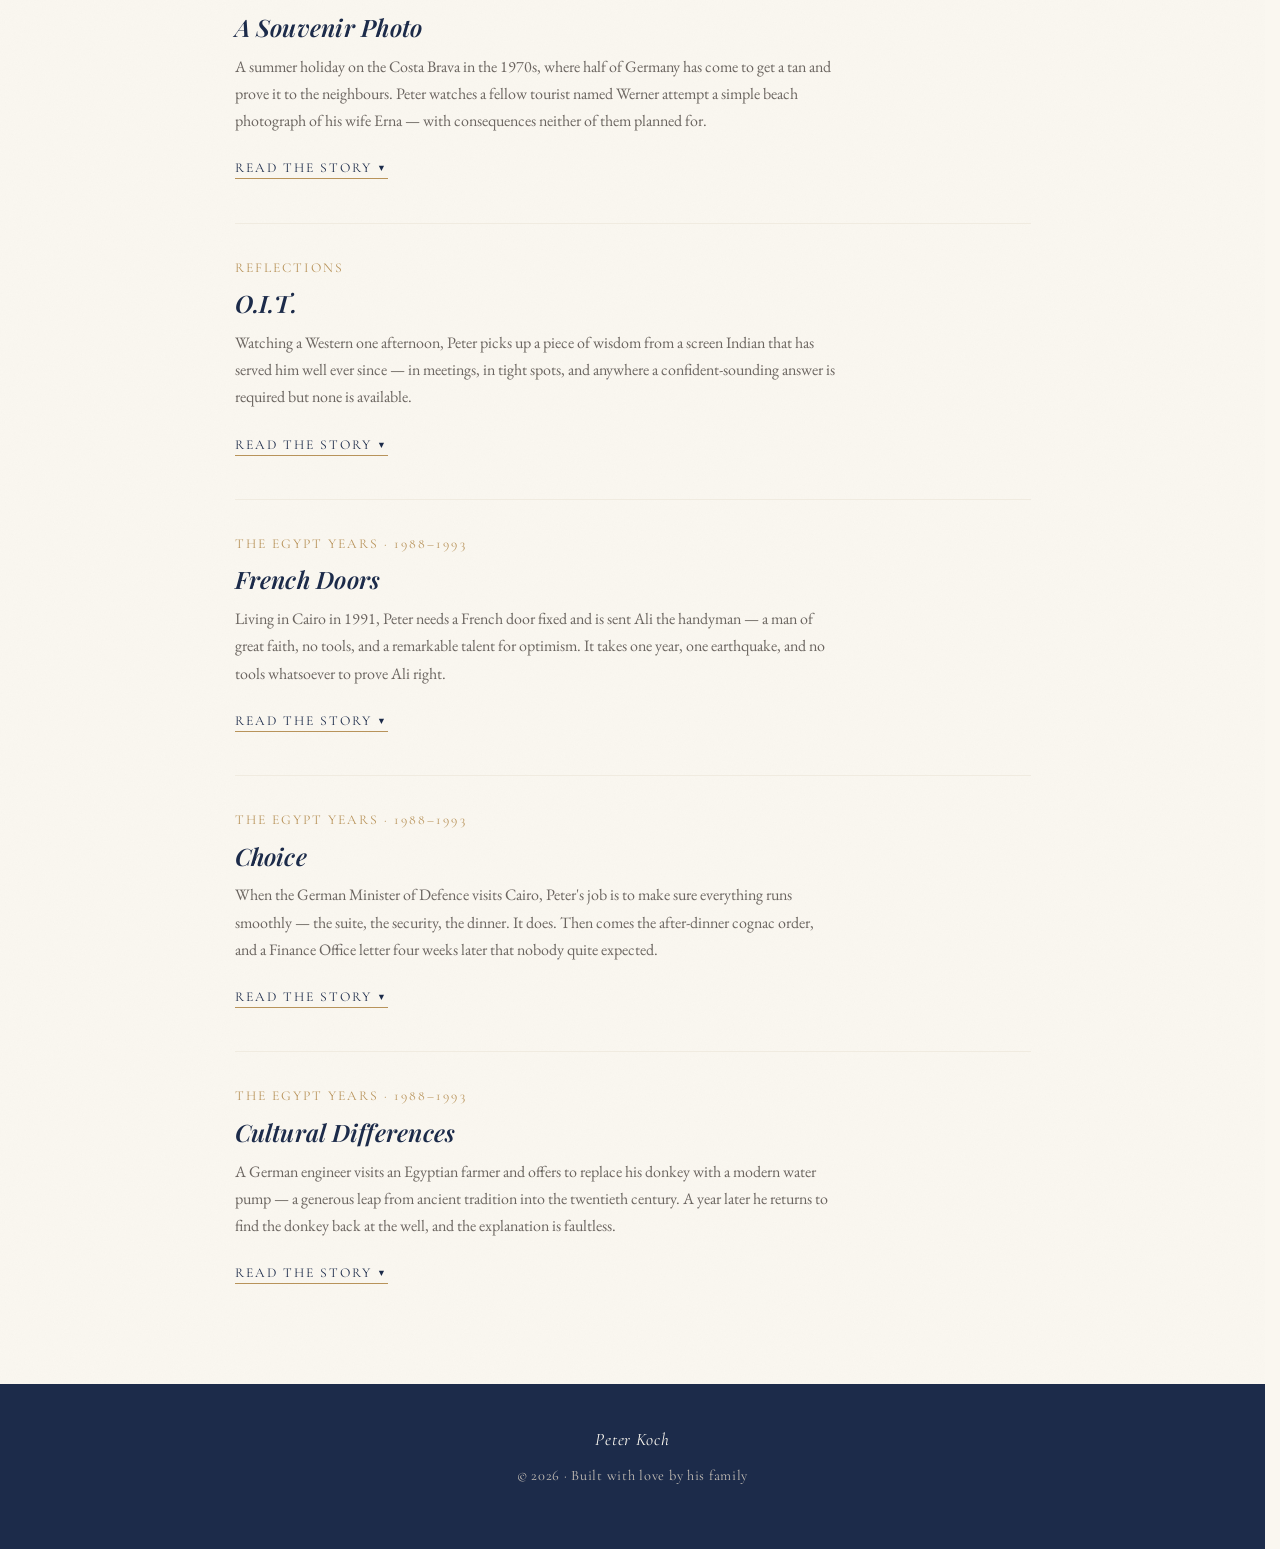
<file: stories.html>
<!DOCTYPE html>
<html lang="en">
<head>
  <meta charset="UTF-8" />
  <meta name="viewport" content="width=device-width, initial-scale=1.0" />
  <title>Stories — Peter Koch</title>
  <meta name="description" content="Stories and writing by Peter Koch." />
  <link rel="stylesheet" href="styles.css" />
</head>
<body>

  <!-- ── Navigation ───────────────────────────────────────────── -->
  <nav class="site-nav" aria-label="Main navigation">
    <div class="nav-inner">
      <a href="index.html" class="nav-brand">Peter Koch</a>
      <button class="nav-toggle" aria-label="Toggle menu" onclick="toggleNav()">
        <span></span><span></span><span></span>
      </button>
      <ul class="nav-links" id="navLinks">
        <li><a href="index.html">Home</a></li>
        <li><a href="biography.html">Biography</a></li>
        <li><a href="stories.html" class="active">Stories</a></li>
        <li><a href="gallery.html">Gallery</a></li>
        <li><a href="guestbook.html">Guestbook</a></li>
      </ul>
    </div>
  </nav>

  <main>
    <div class="page-wrapper">

      <p class="section-label">A collection of tales</p>
      <h1 class="page-title">The Stories</h1>
      <p class="page-subtitle">Memory, adventure, and the occasional moment of grace</p>

      <div class="ornament">✦</div>

      <div class="stories-grid">

        <!-- ── STORY 1 · Cover Charge ────────────────────────── -->
        <article class="story-card" id="story-1">
          <div class="story-info">
            <p class="story-meta">Memoir · 1960s</p>
            <h2 class="story-title">Cover Charge</h2>
            <p class="story-excerpt">
              A small act of mischief at a Sarasota rock bar one Saturday night sends
              Peter's memory back to his school days in Frankfurt — when he and his friends
              decided that instead of scraping together pocket money to attend dances,
              they would simply throw their own. It worked brilliantly, right up until
              the moment GEMA arrived with a bill and a very long name.
            </p>
            <button class="story-expand-btn"
                    aria-expanded="false"
                    aria-controls="story-1-full"
                    onclick="toggleStory(this, 'story-1-full')">
              Read the story <span class="arrow">▼</span>
            </button>
          </div>
          <div class="story-full" id="story-1-full" role="region" aria-label="Full story">
            <p>Years ago one Saturday night we did some bar hopping in downtown Sarasota, Florida and ended up in this Rock&rsquo;n Roll joint where a local live band was playing hot music. Since dancing made me a little sweaty I tried to get some fresh air and walked towards the entrance. At that hour there were not too many people yet but suddenly the place filled up quickly. Then while I was standing at the entrance and watch more and more people desired to come in, I instinctively had the idea to do something for my additional enjoyment. I stretched my body upright while standing at the entrance so nobody could get passed me. When the next couples approached I simply asked them: &ldquo;The cover charge is $5.00&rdquo;. Since there was no sign demanding the charge they looked at each other in disbelieve and then reluctantly reached out for their wallets to hand-over the five dollar charge. I then started laughing and told them that I was kidding. They showed quiet a bit of relieve not to have to make that payment. I was satisfied too since it proved that my little trick it would have worked to my financial benefit.</p>
            <p>However, that reminded me of something similar from the past.</p>
            <p>In high school we again needed to overcome the usual shortage of pocket money and had to come up with a marvelous idea to improve our financial situation.<br />At that time it was very popular to look for entertainment outside of the downtown Frankfurt&rsquo;s establishments as they were not so much affordable. So the villages around in the vicinity of Frankfurt always had dancing events on the weekends which we gratefully attended. This was happening despite the occasional menacing attitude of the local guys who groundlessly feared the competition when it came to the their girls. Their male instinct sometimes generated aggression that forced us to flee the scene promptly to avoid bodily harm.<br />This scenario made us thinking and we told ourselves: &ldquo;Why do we have to go to these places?&rdquo;</p>
            <p>&ldquo;Let people come to our place!&rdquo;</p>
            <p>Consequently, we planned our own dance events. We started out by renting a gymnasium in one of the nearby villages, prepared everything to promote the event, hired a rock band to play live, announced the details of the event including the cover charge. That very Saturday we nervously were sitting at the entrance door of the gymnasium waiting for the crowd to come. Slowly but steady they came. Everybody got a stamp on their back hand as proof for payment of the cover charge. Our first event had about 300 people, the next even more. What a success we had, we were overwhelmed with joy and excited about our newly acquired wealth. It could not get any better or&hellip;?</p>
            <p>One day we were informed by GEMA (&ldquo;Die deutsche Gesellschaft f&uuml;r musikalische Auff&uuml;hrungs- und mechanische Vervielf&auml;ltigungsrechte&rdquo;) (What a title!) (Society for Musical Performing and Mechanical Reproduction Rights), an organization that protects the copy rights and service rights e.g. for musicians, if you play music during a public event.<br />GEMA fees accruing in connection with any media use shall be borne by the responsible party organizing the event. The fees depend on various factors such as the size of the room used for the event, the amount of the entrance charge and so on. In case you do not report the event the GEMA will charge you double the original fee.</p>
            <p>This was an unpleasant surprise and when we were confronted with the charges we were shocked. We already had paid the live band for the first event 2,000 Deutschmark and on top of that had to deal with all the other expenses. We calculated back and forth but the result did not change. This enterprise was over and out. The fees and charges that we as self-made entrepreneurs were confronted with left almost no money from all the cover charges we had collected.</p>
          </div>
        </article>

        <!-- ── STORY 2 · A Trip Across the Border ────────────── -->
        <article class="story-card" id="story-2">
          <div class="story-info">
            <p class="story-meta">Memoir · 1960s</p>
            <h2 class="story-title">A Trip Across the Border</h2>
            <p class="story-excerpt">
              When a friend's parents offer Peter and his friend a summer in Denmark, it sounds like an adventure — another country, something to write about at school. What they get is five weeks of scything, mucking out pig stalls, and an unexpected career in piglet dentistry.
            </p>
            <a href="story-denmark.html" class="btn-read">Read the full story →</a>
          </div>
        </article>

        <!-- ── STORY 3 · Report Cards ─────────────────────────── -->
        <article class="story-card" id="story-3">
          <div class="story-info">
            <p class="story-meta">Memoir · School Days, Frankfurt</p>
            <h2 class="story-title">Report Cards</h2>
            <p class="story-excerpt">
              Shredding his old school report cards, Peter reflects on an education system
              that had students reciting "I am a donkey" in Latin, teachers hurling keys
              across the classroom, and very little room for disagreement.
            </p>
            <button class="story-expand-btn"
                    aria-expanded="false"
                    aria-controls="story-3-full"
                    onclick="toggleStory(this, 'story-3-full')">
              Read the story <span class="arrow">▼</span>
            </button>
          </div>
          <div class="story-full" id="story-3-full" role="region" aria-label="Full story">
            <p>Recently I came across my old school report cards. After having glanced through all of them I decided to shred them all. I felt that there was no purpose to keep them any longer. But that destructive act initiated some reminiscent reflections while I came also to some conclusions.</p>
            <p>Schools are non-democratic institutions with an autocratic principal who rules like an absolute reign. He directs the teachers, penalizes the pupils where deemed appropriate and lectures parents as they - in his judgement - lack the ability to provide their child with the necessary physical and mental tools to fit into the educational process. The scholastic institution is not designed to grant any tolerant rights other than claiming to provide the opportunity to gain profound wisdom which is also named and framed education. There is no room for Liberté, égalité, fraternité — liberty, equality, fraternity! The pupils are not privileged to dispute the ratings given by the teachers nor are they entitled to have the legal assistance of an attorney for that purpose. Even any medical statements from doctors as an explaining excuse for the pupil's eventual lesser achievement for any given task are not accepted or actually would be ignored. Any meeting with the principal or teacher and parents usually ends with no favorable positive result on behalf of the student. In the contrary, the interference of parents often creates some frustration on the principal's or teacher's side. As an effect the pressure from the authorities of the educational establishment on the pupil increases even more. Following this the youngsters have to develop stronger survival skills in confrontational situations to avoid any severe damage to their self esteem.</p>
            <p>Here is an example how we were taught and treated by one of our teachers of the Latin language. That teacher was a heavy set man with extreme black hair who was originally from Romania. Every time he entered the class room an aura of fear accompanied him that lasted through the entire lesson. One of the first sentences he made the students repeat multiple times was: "Asinus est!", (In German "Ich bin ein Esel!"), (in English "I am a donkey!")</p>
            <p>One can tell that this alone created a negative motion to overcome our dislike of a language no living human spoke in every day's life. Another Latin motto was: "Non scholae sed vitae discimus!" ("Nicht für die Schule, sondern für das Leben lernen wir!") ("We don't learn for the school but for life!"). Later when confronted with the realities of life it turned out to be not so true!</p>
            <p>Another example of how difficult it was to cope with Mathematics. The math teacher scribbled endless formulas on the black board, suddenly turned around and pointed preferably at me first or my classmate who's last name followed me in the alphabetical order. While pointing at us the teacher's eyes behind his spectacles suddenly opened widely and almost seemed to pop out of the eye sockets. Then in a high pitched voice he shouted first my last name which is short and as he expected got no or rather the wrong answer which gave me a declassifying rating of "fueneff", meaning five. That on a scale from 1 to 6 is an insufficient answer. Then he turned to my classmate who's last name he stretched like Kraeeeeeeemerrrr! This guy shrugged in almost physical pain but also failed to give a correct answer which gave him what? "Fueneff" — meaning five.</p>
            <p>These two examples stand for the mental abuse. But we also experienced physical abuse by our teacher for Geography who also was our teacher for "Leibeserziehung" ("Physical Education"). That's why he always wore his sweat suit even in Geography class. When he demanded answers to his geographic questions he called out one of us preferably who did not pay too much attention. Then he took a bunch of keys and threw them at the inattentive fellow whose attention improved instantly but his answer was anyway wrong.</p>
            <p>However, we survived this experience and could face the threatening upcoming challenges of adult life a bit better following the saying: "What doesn't kill you makes you tougher!"</p>
          </div>
        </article>

        <!-- ── STORY 4 · A Glorious Victory ──────────────────── -->
        <article class="story-card" id="story-4">
          <div class="story-info">
            <p class="story-meta">Memoir · Frankfurt, 1959</p>
            <h2 class="story-title">A Glorious Victory</h2>
            <p class="story-excerpt">
              Growing up an outsider in Frankfurt, Peter finds common ground with the locals
              through one shared religion — Eintracht Frankfurt. Then in 1959 the unthinkable
              happens, and the city's ancient fountain runs with beer and wine.
            </p>
            <button class="story-expand-btn"
                    aria-expanded="false"
                    aria-controls="story-4-full"
                    onclick="toggleStory(this, 'story-4-full')">
              Read the story <span class="arrow">▼</span>
            </button>
          </div>
          <div class="story-full" id="story-4-full" role="region" aria-label="Full story">
            <p>In February 1952 we moved from a little village in the Harz mountains to Frankfurt am Main. I was not even six years old but as I grew up there in Frankfurt am Main I consider it my hometown, even though I was not borne there. Usually if you are not a native Frankfurter, who some Non-Frankfurter call &ldquo;Frankfurter Wuerstchen&rdquo; (Frankfurter Sausage), you are not an &ldquo;Eingeplackter&rdquo;, you will always be a stranger and therefore will only reluctantly be accepted by the natives.</p>
            <p>It did not help much to overcome their resentment if you tried to speak the local dialect. Even over time with improvement of your language skills the locals could still tell that you are not a &ldquo;real&rdquo; Frankfurter. However, we had in common our favorite soccer team the prestigious soccer club of Eintracht Frankfurt. At that time, at the end of the Fifties, the Bundesliga was not existent yet and &ldquo;Die Eintracht&rdquo; played in the highest German soccer League.</p>
            <p>Every weekend we followed the game and even sometimes went to the stadium in Frankfurt when they played at home. The results were not always as expected and the fans had to deal with a loss and consequently ended up in the various pubs to put up with their disappointment by consuming lots of local beer or apple wine. Their complaint was always expressed by the gossiping remark: &ldquo;Die Schlappekicker habbe widder verlore&rdquo; (The lame kicker lost again). In case of a victory it turned out to be almost the same pattern while the mood was more joyful. So we accompanied the sportive events of our club every weekend no matter how.</p>
            <p>Then one day in 1959 we witnessed a wonderful miracle. Our team, Eintracht Frankfurt, - to anyone&rsquo;s surprise - won the German soccer championship.</p>
            <p>We hardly could believe it! That needed to be celebrated. The victory celebration took place on the old Frankfurter Roemerberg with its beautiful old buildings and the fountain as the centerpiece. In 1959 Frankfurt had a population of 653,030 inhabitants and it looked like that on that very day of the celebration most of them attended this joyful event.</p>
            <p>Following the opening remarks and presentation of the players holding high the well deserved trophy then the highlight of the day came as a wonderful surprise. It was announced that now the centerpiece fountain would be opened to quench the thirst of everybody for free.</p>
            <p>But believe it or not — instead of water the fountain poured endlessly beer and wine. What a victorious party that was and nobody has ever afterwards seen so many happy Frankfurters.</p>
          </div>
        </article>

        <!-- ── STORY 5 · Tomatoes ─────────────────────────────── -->
        <article class="story-card" id="story-5">
          <div class="story-info">
            <p class="story-meta">First Jobs · 1960s</p>
            <h2 class="story-title">Tomatoes, Tomatoes, Tomatoes</h2>
            <p class="story-excerpt">
              Fresh from confirmation and legally old enough to work, Peter and his friend
              land their first job at a nursery — expecting to dig heroic holes for trees.
              Ten days later, they know one word very well indeed.
            </p>
            <button class="story-expand-btn"
                    aria-expanded="false"
                    aria-controls="story-5-full"
                    onclick="toggleStory(this, 'story-5-full')">
              Read the story <span class="arrow">▼</span>
            </button>
          </div>
          <div class="story-full" id="story-5-full" role="region" aria-label="Full story">
            <p>My friend and I just had passed the confirmation by the church and as one of the resulting privileges we now were legally allowed to work. But how to find a job?</p>
            <p>One day we saw a big black luxury BMW limousine passing by our apartment block and in the back seat was a middle aged gentleman. Asking the neighbor who is that she replied: This is Mr. Platzdasch he owns the nursery down where you guys always hanging around doing whatever you doing. Mmh&hellip;?</p>
            <p>That gave us the idea to go there and ask for a job as we needed a little more money as the pocket money was not enough to cover our expenses for certain goods. Even though we did not have the chance to talk to the owner we got accepted to work there for 10 days during our school vacation for I believe as for 1 Deutsch mark per hour.</p>
            <p>We were highly motivated to join the labor force and prepared to dig big holes for the purpose of planting trees and huge bushes and we had the physical strength to do so.</p>
            <p>The first day of our job turned out to be slightly different than expected. Upon our arrival at the nursery we were shown to a large wooden table. On the table&rsquo;s one side was a huge pile of dark almost black soil, next to it were numerous little planting pots and on the other end scattered out some kind of green little plants.</p>
            <p>We were then instructed about our task. What did we have to do?</p>
            <p>First you take one of the little planting pots, then fill the pot with the beautiful dark soil. After that you aim with your pointing finger at the center of the pot filled with soil and push a hole into the soil but not too deep and not too low. To finalize the process you stick the green tiny plant into the hole and shuffle a bit of soil on top to stabilize the fragile plant so it could grow.</p>
            <p>After 10 days of monotonous labor we surely knew the name of the little green plant:<br />Tomatoes, Tomatoes, Tomatoes&hellip;</p>
          </div>
        </article>

        <!-- ── STORY 6 · Last Station Suedbahnhof ────────────── -->
        <article class="story-card" id="story-6">
          <div class="story-info">
            <p class="story-meta">School Memoirs · 1960s</p>
            <h2 class="story-title">Last Station — Suedbahnhof</h2>
            <p class="story-excerpt">
              The last years of high school, Peter and his friends discover a hidden bar behind a frosted-glass door at the railway station — 160 metres from school, warm, and serving beer at 7am. Mathematics never stood a chance.
            </p>
            <button class="story-expand-btn"
                    aria-expanded="false"
                    aria-controls="story-6-full"
                    onclick="toggleStory(this, 'story-6-full')">
              Read the story <span class="arrow">▼</span>
            </button>
          </div>
          <div class="story-full" id="story-6-full" role="region" aria-label="Full story">
            <p>The last years at High School the Saturdays were usually spoiled due to the fact that there were still lessons to attend and we usually needed to recover from Friday night. During the week we hardly could avoid to go to school but we progressively worked on that. From Monday to Friday our meeting point was the railway station at the Sued-Bahnhof (Railway Station South Frankfurt) which was also my last stop with the tram.</p>
            <p>As school started at 07:30 am we had about 30 minutes to get properly prepared for the educational challenges of the day. Sometimes we had even more time for this purpose as we did not have the first lesson but just had to start with the second one.</p>
            <p>When you entered the station especially during autumn and winter it was very dark and sparsely illuminated and you could hardly see the ticket booths on the right. But on the left we soon enough found out that there was a large two bi-folded wooden door with nontransparent glass panels which were presumably never touched by a caring hand. The first time we noticed that door we were naturally curious what we possibly would find behind those wing doors. By opening the door we - meaning usually 3 to 5 of the usual suspects - to our absolute surprise found out that we had come to a place which seemed to comfort us immediately.</p>
            <p>The establishment turned out to be a Bar &amp; Restaurant (&ldquo;Bahnhofsgaststaette&rdquo;) with five or six tables. What a hidden gem! At two of the tables some men were sitting there drinking beer and playing cards. They looked like bums but harmless. We slowly accommodated ourselves at one of the tables and since we felt kind of thirsty, following the example of the people at the other tables to blend in, we ordered a refreshing hops beverage.</p>
            <p>After the first round of beers we suddenly realized that we had already missed the first class of the day. Then one of us could not hold back to mention that the first class of the day was actually a double lesson for the same subject such as mathematics. Who needs mathematics? So we decided to skip the second lesson as well.</p>
            <p>In the meantime we had already decided to play cards like it was the case at the neighboring tables. We were totally convinced that we would learn from that more than from algebra. Playing cards you had to remember the cards played and watch the players not to cheat what occasionally happened. That required a lot of attention.</p>
            <p>We finally even got accepted to the card games of the &ldquo;professional&rdquo; card players. The distance between Suedbahnhof and Freiherr-vom-Stein Gymnasium with 157.65 m (517.22 feet) seemed suddenly kind of far.</p>
            <p>But when we finally made it to school we were in a very good mood and could easily tolerate the given lessons. Since we made these morning gatherings a habit we missed progressively more and more classes. That came to the attention of the teachers and they demanded an explanation.</p>
            <p>That left us with no choice but to submit letters of excuse accordingly. However, that created some suspicion because the parents&rsquo; signatures had a deficiency of adult touch. Later after intensive questioning by our parents we confessed the evil deeds. But we got away with it because the parents covered it up as we would have gotten in even more trouble with the school authorities.</p>
          </div>
        </article>

        <!-- ── STORY 7 · Freibier ─────────────────────────────── -->
        <article class="story-card" id="story-7">
          <div class="story-info">
            <p class="story-meta">Memoir · 1960s</p>
            <h2 class="story-title">Freibier — Free Beer</h2>
            <p class="story-excerpt">
              Landing a summer job at Frankfurt's Binding Brewery sounds like a teenager's dream — and for a while, with free beer and Friday afternoon finishes, it nearly is. By the end, even his sister's toddler has had enough.
            </p>
            <a href="story-freibier.html" class="btn-read">Read the full story →</a>
          </div>
        </article>

        <!-- ── STORY 8 · The Call ──────────────────────────────── -->
        <article class="story-card" id="story-8">
          <div class="story-info">
            <p class="story-meta">Frankfurt · 1960s</p>
            <h2 class="story-title">The Call</h2>
            <p class="story-excerpt">
              Talked into an Easter holiday job at Frankfurt's most upscale grocery store, Peter and his classmate spend two weeks at a calculating machine checking sales figures. The work is dull, the supervisor formidable — but one item on the daily ledger makes it all worthwhile.
            </p>
            <button class="story-expand-btn"
                    aria-expanded="false"
                    aria-controls="story-8-full"
                    onclick="toggleStory(this, 'story-8-full')">
              Read the story <span class="arrow">▼</span>
            </button>
          </div>
          <div class="story-full" id="story-8-full" role="region" aria-label="Full story">
            <p>One of my class mates father&rsquo;s company was a supplier of a well known brand of quality sugar to Latscha, Frankfurt&rsquo;s most upscale grocery stores. The father had good contacts to the management there. As the Easter Holiday was approaching the father - in agreement with my parents - felt that we should have another job for about the two weeks of the holidays.</p>
            <p>His absolute goal was that we - instead of hanging around with laziness and pursuing useless non-profitable endeavors - be occupied in a more decent way. He also strongly believed that we should experience the realities of being part of the work force.</p>
            <p>We reluctantly entertained the idea of getting another job but mainly due to the fact that our available pocket money was again on an extremely low level, but we agreed.</p>
            <p>On the first day of work at Latscha&rsquo;s accounting office the supervisor was a middle aged lady who welcomed us with a serious facial expression while speaking in a high pitched nasal twang voice which also had a slightly arrogant tone. Madam Supervisor then introduced us to her assistant accountant, &ldquo;Frau Pfitzner&rdquo;, who in turn instructed us what and how to do the job.</p>
            <p>We each were seated on a small desk equipped with a calculating machine, a pencil, a pencil sharpener and an eraser. (No, there were no computers yet!).</p>
            <p>All sales figures of all the product items sold in the Latscha stores on any given day had to be checked for accuracy and summarized. Therefore we had to enter all the sales figures into the calculating device: cling, cling, cling, cling and then bang — summed it all up and checked if correct. The figures were then forwarded to Frau Pfitzner who presented them to Madam Supervisor. The most fanciest item sold at Latscha&rsquo;s was the La Croix Turtle Soup followed by a few other less popular items.</p>
            <p>But when our favorite item had its turn Madam Supervisor shouted at her assistant: &ldquo;Frau Pfitzner, die Putenoberschenkel!&rdquo; (&ldquo;Frau Pfitzner, the Turkey thighs!&rdquo;). Frau Pfitzner every time shrugged sensitively and was obviously annoyed every time when this item was called. We on the other hand could hardly hold ourselves back from laughing but managed to hide our grin. Only after work when we relaxed with a drink or two we imitated Madam Supervisor&rsquo;s call multiple times: &ldquo;Frau Pfitzner, die Putenoberschenkel!&rdquo; and then we really exploded with a hearty laughter.</p>
            <p>Even until today I still have that call in my ear: &ldquo;Frau Pfitzner, die Putenoberschenkel!&rdquo; — and again have to laugh in fond memory.</p>
          </div>
        </article>

        <!-- ── STORY 9 · The Peace Flag ───────────────────────── -->
        <article class="story-card" id="story-9">
          <div class="story-info">
            <p class="story-meta">Frankfurt · 1960s</p>
            <h2 class="story-title">The Peace Flag</h2>
            <p class="story-excerpt">
              In wartime, a white flag means surrender. For Peter's sister — newly moved into an apartment directly on his tram route home — it means something rather more demanding: the baby needs attention, and her teenage brother needs to jump off the tram immediately.
            </p>
            <button class="story-expand-btn"
                    aria-expanded="false"
                    aria-controls="story-9-full"
                    onclick="toggleStory(this, 'story-9-full')">
              Read the story <span class="arrow">▼</span>
            </button>
          </div>
          <div class="story-full" id="story-9-full" role="region" aria-label="Full story">
            <p>During previous war times it occasionally happened that one of the two adversaries needed to negotiate with the other party. Often the main purpose was to find out under what terms and conditions the battle and eventually the war could be ended. That was meant to be without deterioration of the loosing party&rsquo;s combatant image.</p>
            <p>How was that orchestrated? The one party interested in the formula for surrender pulled out a pole with a white flag attached to it. The presumably loosing party formed a delegation of a minimum of three soldiers, one officer, a sergeant and in addition an enlistee carrying the white peace flag. Under the given circumstances the negotiating parties respected the white peace flag and the members of the delegation were protected and should not be harmed whatsoever.</p>
            <p>After the peace talk the delegation returned unharmed to their part of the battle field. Depending on the outcome of the dialogue with the hostile foe the fighting either continued or it ended as eventually agreed — thanks to the white flag as the symbol of peace.</p>
            <p>I, however, personally suffered from a different experience with the white flag. How could that be?</p>
            <p>As my beloved sister just had decided to move into a new apartment with her husband and her little daughter it turned out to be that the chosen accommodation was fortunately or rather unfortunately directly located on my way from school to home. The streetcar I had to take made two stops on that very road where the apartment block was located.</p>
            <p>Occasionally I got off the tram to visit my sibling with her child, which made me her uncle. One day my sister asked me if I would help her once in a while in case she would face problems achieving her motherly duties for her child that was excessively demanding attention and nutrition. As an uncle of course I could not say no! But how would we arrange the rescue mission? Then she came up with this brilliant idea. She said to me: &ldquo;Every time you pass by in your tram you should look at my front window and when you see a white flag then you know that is an emergency and I need your help immediately.&rdquo;</p>
            <p>I was almost overwhelmed with the sisterly trust. Since then every time I passed by I stared at my sister&rsquo;s window with the expectation to see a huge white bed sheet hanging out of the window as a desperate outcry for rescue. But whenever I saw that white monster fabric flattering in the wind I was slightly in panic and murmured to myself: &ldquo;Da hat die ja schon wieder die Friedensfahne rausgehaengt!&rdquo; (&ldquo;Now she hung up the peace flag again!&rdquo;).</p>
            <p>Then I jumped in hectic out of the tram - sometimes I missed the first stop and had to get off at the next - and rushed hastily to the building and up the stairs to provide my brotherly aid.</p>
            <p>But believe me, after a while when I did not see the emergency signal I was kind of relieved and even reduced the occasional voluntary visits to my sister to a minimum.</p>
            <p>Fortunately, some time later my sister, in dislike of the living location, moved closer to our parents where our mother as the grandmother was blessed to take over the privilege to serve as emergency help when needed.</p>
            <p>However, one can tell that the white peace flag works not only during the battles of war but also during the daily challenges of peacetime.</p>
          </div>
        </article>

        <!-- ── STORY 10 · The Aquarium ────────────────────────── -->
        <article class="story-card" id="story-10">
          <div class="story-info">
            <p class="story-meta">Military · 1970s</p>
            <h2 class="story-title">The Aquarium</h2>
            <p class="story-excerpt">
              When the Captain goes on holiday, Peter and a fellow sergeant are left in charge of one thing: don't let the black mollies die. They do. What follows involves a pet shop, two frozen chickens, and a plan that should not have worked as well as it did.
            </p>
            <a href="story-aquarium.html" class="btn-read">Read the full story →</a>
          </div>
        </article>

        <!-- ── STORY 11 · A Souvenir Photo ────────────────────── -->
        <article class="story-card" id="story-11">
          <div class="story-info">
            <p class="story-meta">Memoirs · 1970s</p>
            <h2 class="story-title">A Souvenir Photo</h2>
            <p class="story-excerpt">
              A summer holiday on the Costa Brava in the 1970s, where half of Germany has come to get a tan and prove it to the neighbours. Peter watches a fellow tourist named Werner attempt a simple beach photograph of his wife Erna — with consequences neither of them planned for.
            </p>
            <button class="story-expand-btn"
                    aria-expanded="false"
                    aria-controls="story-11-full"
                    onclick="toggleStory(this, 'story-11-full')">
              Read the story <span class="arrow">▼</span>
            </button>
          </div>
          <div class="story-full" id="story-11-full" role="region" aria-label="Full story">
            <p>We were so excited about our upcoming trip to Spain. The destination was Rosas/Costa Brava a vacation spot just across the Pyrenees mountains coming from France. The town of Rosas was also known as &ldquo;Saarbruecken 3&rdquo;. Why? From Saarbruecken as the most Western city of the Saarland it was roughly 1000 kilometers and at that time in the 1970s it could be driven in about 12 to 14 hours.</p>
            <p>Rosas has a nice scenery with the Pyrenees mountains in the background and the beach of the Mediterranean Sea. The vacationers came from the United Kingdom, the Netherlands but mainly from Germany. Some of them took excessive advantage of the inexpensive &ndash; not to say cheap &ndash; liquor. Just like the British young lady expressed it perfectly when she finally came out of her hotel room around noon: &ldquo;I am drunk, tipsy and tired.&rdquo;</p>
            <p>But the majority of all vacationers had one common goal: To get as much sun tan as possible. So you spend most of the day laying on your towel tossing and turning, sun creaming and tanning even with the risk of a severe sunburn. Occasionally you jumped into the water with the purpose of cooling down the already overheated body. But then immediately continued the process of intense tanning. Upon return to your homeland regardless of any skin damage you had to show off that you have had the privilege to spend a vacation in the sun in the South. Members of the family, friends and neighbors needed to be jealous otherwise you did not feel any satisfaction.</p>
            <p>Another instrument to prove that one was vacationing in the South was to take souvenir photos. There was this German couple, Werner and Erna, standing at the beach while Werner intended to take a photo of his beloved Erna. He had one of these &ndash; at the time very common &ndash; one-way cameras. However, Werner directed Erna who was already standing in the water facing the beach and her back to the water to move further into the water. Already impatient as he was still not satisfied with her position he shouted at her: &ldquo;Erna, geh mal ein Stueck zurueck!&rdquo; (&ldquo;Erna, move a little further back!&rdquo;). Erna reluctantly moved backwards a few tiny steps expecting Werner to finally shoot the souvenir photo for everlasting memory.</p>
            <p>But Werner again was not pleased with her position and demanded now in an even stronger tone while waving his arms in a pushing manner: &ldquo;Erna, geh doch nochmal ein Stueck zurueck!&rdquo; (&ldquo;Erna, move again a little further back!&rdquo;). Erna cooperated and followed Werner&rsquo;s instruction by stepping backwards another few steps. It was one step too far. Suddenly Erna had disappeared into the obviously deeper water. Werner in fear his beloved Erna would drown dropped the precious camera, ran into the water and dived courageously into the spot where Erna had gone under. He pulled Erna out of the watery element and saved her but the spectators on the beach had a good laugh.</p>
            <p>We will never know if Werner ever took another souvenir photo during their Spanish vacation.</p>
          </div>
        </article>

        <!-- ── STORY 12 · O.I.T ────────────────────────────────── -->
        <article class="story-card" id="story-12">
          <div class="story-info">
            <p class="story-meta">Reflections</p>
            <h2 class="story-title">O.I.T.</h2>
            <p class="story-excerpt">
              Watching a Western one afternoon, Peter picks up a piece of wisdom from a screen Indian that has served him well ever since — in meetings, in tight spots, and anywhere a confident-sounding answer is required but none is available.
            </p>
            <button class="story-expand-btn"
                    aria-expanded="false"
                    aria-controls="story-12-full"
                    onclick="toggleStory(this, 'story-12-full')">
              Read the story <span class="arrow">▼</span>
            </button>
          </div>
          <div class="story-full" id="story-12-full" role="region" aria-label="Full story">
            <p>As a fan of Western movies I watched one of this genre the other day. There was a scene towards the dramatic end of the film that I liked very much. The Indian and the white man hiding in the bushes and observing the camp where the bad guys held the beautiful girl hostage. The bandits were heavily armed and outnumbered our two heroes.</p>
            <p>Watching the outfit they realized that their chances were slim to overrun those kidnappers. The white man asked the Indian: &ldquo;What we gonna do?&rdquo; The Indian replied: &ldquo;Don&rsquo;t know!&rdquo;</p>
            <p>But then he said: &ldquo;Maybe we should do an OIT!?&rdquo; The white man frowning: &ldquo;What in the hell is an OIT?&rdquo; &ldquo;You don&rsquo;t know what an OIT is?&rdquo; was the Indian&rsquo;s answer in return. &ldquo;No, I don&rsquo;t!&rdquo; was the response.</p>
            <p>The Indian: &ldquo;An OIT is an Old Indian Trick!&rdquo; That sounded mysterious but also promising and it possibly could help to improve their chances to free the captured beauty.</p>
            <p>Now the cowboy needed an explanation as to what the OIT actually was and waited for the Indian to release more details of the secret problem solution. The native reluctantly but with a sudden smile on his face gave it away: &ldquo;I honestly don&rsquo;t know but we always use this phrase when we absolutely don&rsquo;t know what to do!&rdquo;</p>
            <p>Even though that was not much of a help it obviously encouraged the two brave men to fight the evil crowd and they finally managed to free the captured lady.</p>
            <p>I took a useful lesson from this. So every time somebody asked me for help to solve a problem I always gave the following advice: &ldquo;We probably need to do an OIT!&rdquo;</p>
            <p>The expected reaction consequently is: &ldquo;What in the world is an OIT?&rdquo; My reply spontaneously is: &ldquo;OIT is an Old Indian Trick!&rdquo; &ldquo;What does it even mean?&rdquo; Then I just repeat the Indian&rsquo;s response: &ldquo;I honestly don&rsquo;t know but I always use this phrase when I absolutely have no idea what to tell someone what to do!&rdquo;</p>
            <p>So in case you are in a situation like that it might work if you apply this phrase. As a substantial benefit of the OIT you will not only get the attention of the ones you address but eventually also a good laugh. It is worth trying even in a serious business meeting when you are required to come up with a sophisticated solution. You might be pleasantly surprised about the reaction of your colleagues and superiors as you proclaim: &ldquo;We probably need to do an OIT!&rdquo; Just let me know how it worked!</p>
          </div>
        </article>

        <!-- ── STORY 13 · French Doors ────────────────────────── -->
        <article class="story-card" id="story-13">
          <div class="story-info">
            <p class="story-meta">The Egypt Years · 1988–1993</p>
            <h2 class="story-title">French Doors</h2>
            <p class="story-excerpt">
              Living in Cairo in 1991, Peter needs a French door fixed and is sent Ali the handyman — a man of great faith, no tools, and a remarkable talent for optimism. It takes one year, one earthquake, and no tools whatsoever to prove Ali right.
            </p>
            <button class="story-expand-btn"
                    aria-expanded="false"
                    aria-controls="story-13-full"
                    onclick="toggleStory(this, 'story-13-full')">
              Read the story <span class="arrow">▼</span>
            </button>
          </div>
          <div class="story-full" id="story-13-full" role="region" aria-label="Full story">
            <p>In 1991 we lived in Cairo in an apartment building with just five stories while next door was a higher building with a huge open garage beneath the building.</p>
            <p>After the First Gulf War had ended, numerous Egyptian workers were forced to leave Iraq and Kuwait and to return home to Egypt. Most of them had no real place to stay and so some of them moved into the garage next door. After a while that became annoying due to the noise and smell from the &ldquo;out-door cooking&rdquo;. We finally decided to move out and move into a new apartment that was just completed with fresh paint and all.</p>
            <p>There was just a small problem: One of the French doors leading to the balcony did not open or close properly. I mentioned that to the owner and landlord who promised to send Ali the handyman to fix it.</p>
            <p>A few days later Ali showed up friendly smiling and devotedly approaching me. I showed him the door and he eagerly opened and closed the door a few times and then said: &ldquo;Mish quwais&rdquo; (Not good). I responded: &ldquo;Ana arif&rdquo; (I know this) and &ldquo;That is why you&rsquo;re here!&rdquo;</p>
            <p>Then he asked: &ldquo;Indak tools?&rdquo; (Do you have tools?) I said: &ldquo;I have tools but where are yours?&rdquo; His reply was: &ldquo;Ma&rsquo;a fiche tools!&rdquo; (I have no tools). &ldquo;Yalla, go get your tools.&rdquo; Ali: &ldquo;Hamza minutes, Insha&rsquo;Allah&rdquo; (Back in five minutes, God willing).</p>
            <p>Due to my previous painful experience with Egyptian locals when it came to the prediction of time and directions my expectations were not very high as for the actual time of Ali&rsquo;s possible return.</p>
            <p>Approximately three hours later Ali returned. I asked him for the reason of delay and he pointed out that he had to go to the mosque and pray as required by the Muslim religion. Ali&rsquo;s intense praying must have occupied his mind to a high extent as he forgot to bring the tools necessary for the repair.</p>
            <p>In this moment I felt a strong emotion and forceful desire envisioning to strangle Ali to death with my bare hands. Fortunately my self-control mechanism worked in favor of Ali. I just breathed heavily and yelled at him: &ldquo;Chalas&rdquo; (That&rsquo;s it, get out!)</p>
            <p>One year later in October 1992 Cairo was struck by an earthquake of 5.8/5.9 and our apartment building was shook up quite a bit. Miraculously after that the French door opened and closed smoothly.</p>
            <p>In the end Ali was probably right: &ldquo;Who needs tools to fix a French Door?&rdquo;</p>
          </div>
        </article>

        <!-- ── STORY 14 · Choice ───────────────────────────────── -->
        <article class="story-card" id="story-14">
          <div class="story-info">
            <p class="story-meta">The Egypt Years · 1988–1993</p>
            <h2 class="story-title">Choice</h2>
            <p class="story-excerpt">
              When the German Minister of Defence visits Cairo, Peter's job is to make sure everything runs smoothly — the suite, the security, the dinner. It does. Then comes the after-dinner cognac order, and a Finance Office letter four weeks later that nobody quite expected.
            </p>
            <button class="story-expand-btn"
                    aria-expanded="false"
                    aria-controls="story-14-full"
                    onclick="toggleStory(this, 'story-14-full')">
              Read the story <span class="arrow">▼</span>
            </button>
          </div>
          <div class="story-full" id="story-14-full" role="region" aria-label="Full story">
            <p>During my time at the Embassy of the Federal Republic in Cairo from 1988 until 1992 there was - among others - one important event. The German Minister of Defense was due for an official visit to Egypt. This was a challenge especially for us as the military staff at the Embassy. On one hand we were excited because of the importance of the visit which on the other hand would also make us feel more important. But we knew the challenge. Consequently, we worked intensively to get all the details to ensure a successful visit.</p>
            <p>Besides all the security measures we needed to find the right accommodation. When we found out that the General Manager of the Nile Hilton was a German National we picked that hotel. Our decision was based on the smart assumption that in case of any unfavorable circumstances we could deal easier with the eventual problems as we would not encounter any language problems.</p>
            <p>In the morning on the day of the long awaited visit we went to the hotel to secure the last details to ensure a safe and pleasant stay for the Minister. At the hotel we met with the General Manager and tried to inspect mainly the suite that was reserved and supposedly prepared according to the agreement with the hotel. When we tried to enter the suite we could not. Shortly after we experienced that the room was not empty.</p>
            <p>Finally we had access to the room and found an Arabian lady laying on the bed surrounded by multiple plates loaded with food and drinks. We were shocked then and even more when we heard that the Arabian Princess did not want to leave as she was supposed to that day by 11:00 am. The General Manager apologized but mentioned that he could not do much as that lady comes every year spending tons of money at the hotel and to force her to leave would be a disaster and a loss of future potential income.</p>
            <p>We suddenly had reasonable doubts if we had made the right choice with this particular hotel. But the General Manager promised to find an alternate suite immediately which he fortunately managed to accomplish. Finally the new suite and all other rooms for the delegation including one room that I with two secretaries intended to use as an office were secured.</p>
            <p>Actually, the first day of the visit went very well and in the evening after an official dinner the Minister and his delegation finally came back to the hotel. After a while the Minister&rsquo;s Aide de Camp, a Lieutenant-Colonel, came to the office and asked me: &ldquo;The Minister would like to have a cognac as a digestive after an opulent dinner, can you arrange that?&rdquo;</p>
            <p>I replied: &ldquo;Sure, do you want single or double?&rdquo; &ldquo;Make it double!&rdquo;</p>
            <p>&ldquo;Jawohl, do you want Egyptian or French cognac?&rdquo; &ldquo;French cognac would be fine!&rdquo;</p>
            <p>To make sure I seriously pointed out: &ldquo;So, that would be 12 double French cognac, correct?&rdquo; (I did not even smile). The answer was: &ldquo;Yes.&rdquo; The order was placed and delivered in a very short while and was obviously very much enjoyed. Everybody seemed to be happy with that choice.</p>
            <p>However, about four weeks after a successful visit we at the Embassy received a letter from the Finance Office of the Ministry of Defense demanding strongly an explanation for the expenses of 1,200.00 Egyptian Pounds (at that time equivalent to 600 German Marks) for twelve double French cognac consumed by the Minister and his delegation during the stay at the Nile Hilton Hotel in Cairo.</p>
            <p>At that point I could not help it but I had to laugh. Then my boss worried how we could possibly explain these high expenses. I replied: &ldquo;That is easy, I specifically gave them the choice between Egyptian and French cognac and also the choice between single or double. That&rsquo;s what they wanted and that&rsquo;s what I ordered on their behalf. Nobody asked me how much it would cost!&rdquo;</p>
            <p>We replied to that letter in a slightly different formal way but the tenor was the same: &ldquo;It was their choice!&rdquo; We never ever heard back anything about this issue.</p>
          </div>
        </article>

        <!-- ── STORY 15 · Cultural Differences ───────────────── -->
        <article class="story-card" id="story-15">
          <div class="story-info">
            <p class="story-meta">The Egypt Years · 1988–1993</p>
            <h2 class="story-title">Cultural Differences</h2>
            <p class="story-excerpt">
              A German engineer visits an Egyptian farmer and offers to replace his donkey with a modern water pump — a generous leap from ancient tradition into the twentieth century. A year later he returns to find the donkey back at the well, and the explanation is faultless.
            </p>
            <button class="story-expand-btn"
                    aria-expanded="false"
                    aria-controls="story-15-full"
                    onclick="toggleStory(this, 'story-15-full')">
              Read the story <span class="arrow">▼</span>
            </button>
          </div>
          <div class="story-full" id="story-15-full" role="region" aria-label="Full story">
            <p>There was this Egyptian Fellahin, a common farmer, who had a donkey to draw water from his well in order to provide the precious fluid to the fields to make the vegetables grow. The donkey while attached with a harness to a wooden post and the well had to walk around the well in circles permanently to draw the water that was desperately needed.</p>
            <p>That was a tradition since ancient times and had worked very effectively over centuries.</p>
            <p>But one day the Fellahin encountered a visitor from a Western country who turned out to be an engineer from Germany, a country as we all know with well educated and highly sophisticated people of all kinds of different professions.</p>
            <p>This engineer watched the donkey a couple of days and then approached the Fellahin and gave him professional advice. He said, Ali — that was the Fellahin&rsquo;s name — and pointed at the donkey: Ali, you have to get rid of the donkey because I will give you a motor to run in order to draw the water from the well faster and more effectively. That will give you and the donkey quite a relief. You just have to provide once in a while oil to the engine to make it run smoothly and effectively.</p>
            <p>Ali was overwhelmed by this generous offer which transferred him into modern times. It also made him tremendously proud as he could now show off towards his neighbors who watched what was happening there with a lot of curiosity. The German engineer told Ali that he would be back in a year or so but advised him to follow his instructions on how to work and maintain the engine properly. Ali thankfully said farewell to the engineer and expressed his wish that the engineer would come back — Insha&rsquo;Allah — one day.</p>
            <p>Finally, after a year or so the German engineer came back to Egypt and was very keen to find out how Ali had managed the new device instead of the retired donkey. But to the engineer&rsquo;s surprise when he came to the well there was the same old donkey drawing the water the same old fashioned way like centuries before. The German engineer was shocked and disappointed.</p>
            <p>He asked Ali what had happened and why he did not continue to use the highly sophisticated modern pump. Ali responded honestly: Honorable Mohandessin (Engineer), I used this wonderful electric pump for quite some time but one day it just stopped. Why was that? The engineer asked — I told you how to do maintenance just by changing the oil once in a while! Then Ali responded regretfully: How can I do proper maintenance as you did not provide me the necessary oil, so I had to re-hire my old donkey!</p>
          </div>
        </article>

      </div><!-- /.stories-grid -->
    </div><!-- /.page-wrapper -->
  </main>

  <footer class="site-footer">
    <p class="footer-name">Peter Koch</p>
    <p>© <span id="year"></span> · Built with love by his family</p>
  </footer>

  <script>
    document.getElementById('year').textContent = new Date().getFullYear();

    function toggleNav() {
      document.getElementById('navLinks').classList.toggle('open');
    }

    function toggleStory(btn, contentId) {
      const content = document.getElementById(contentId);
      const isOpen  = btn.getAttribute('aria-expanded') === 'true';
      btn.setAttribute('aria-expanded', String(!isOpen));
      content.classList.toggle('open', !isOpen);
      btn.querySelector('.arrow').textContent = isOpen ? '▼' : '▲';
      if (!isOpen) {
        btn.closest('.story-card').scrollIntoView({ behavior: 'smooth', block: 'start' });
      }
    }
  </script>

</body>
</html>
</file>
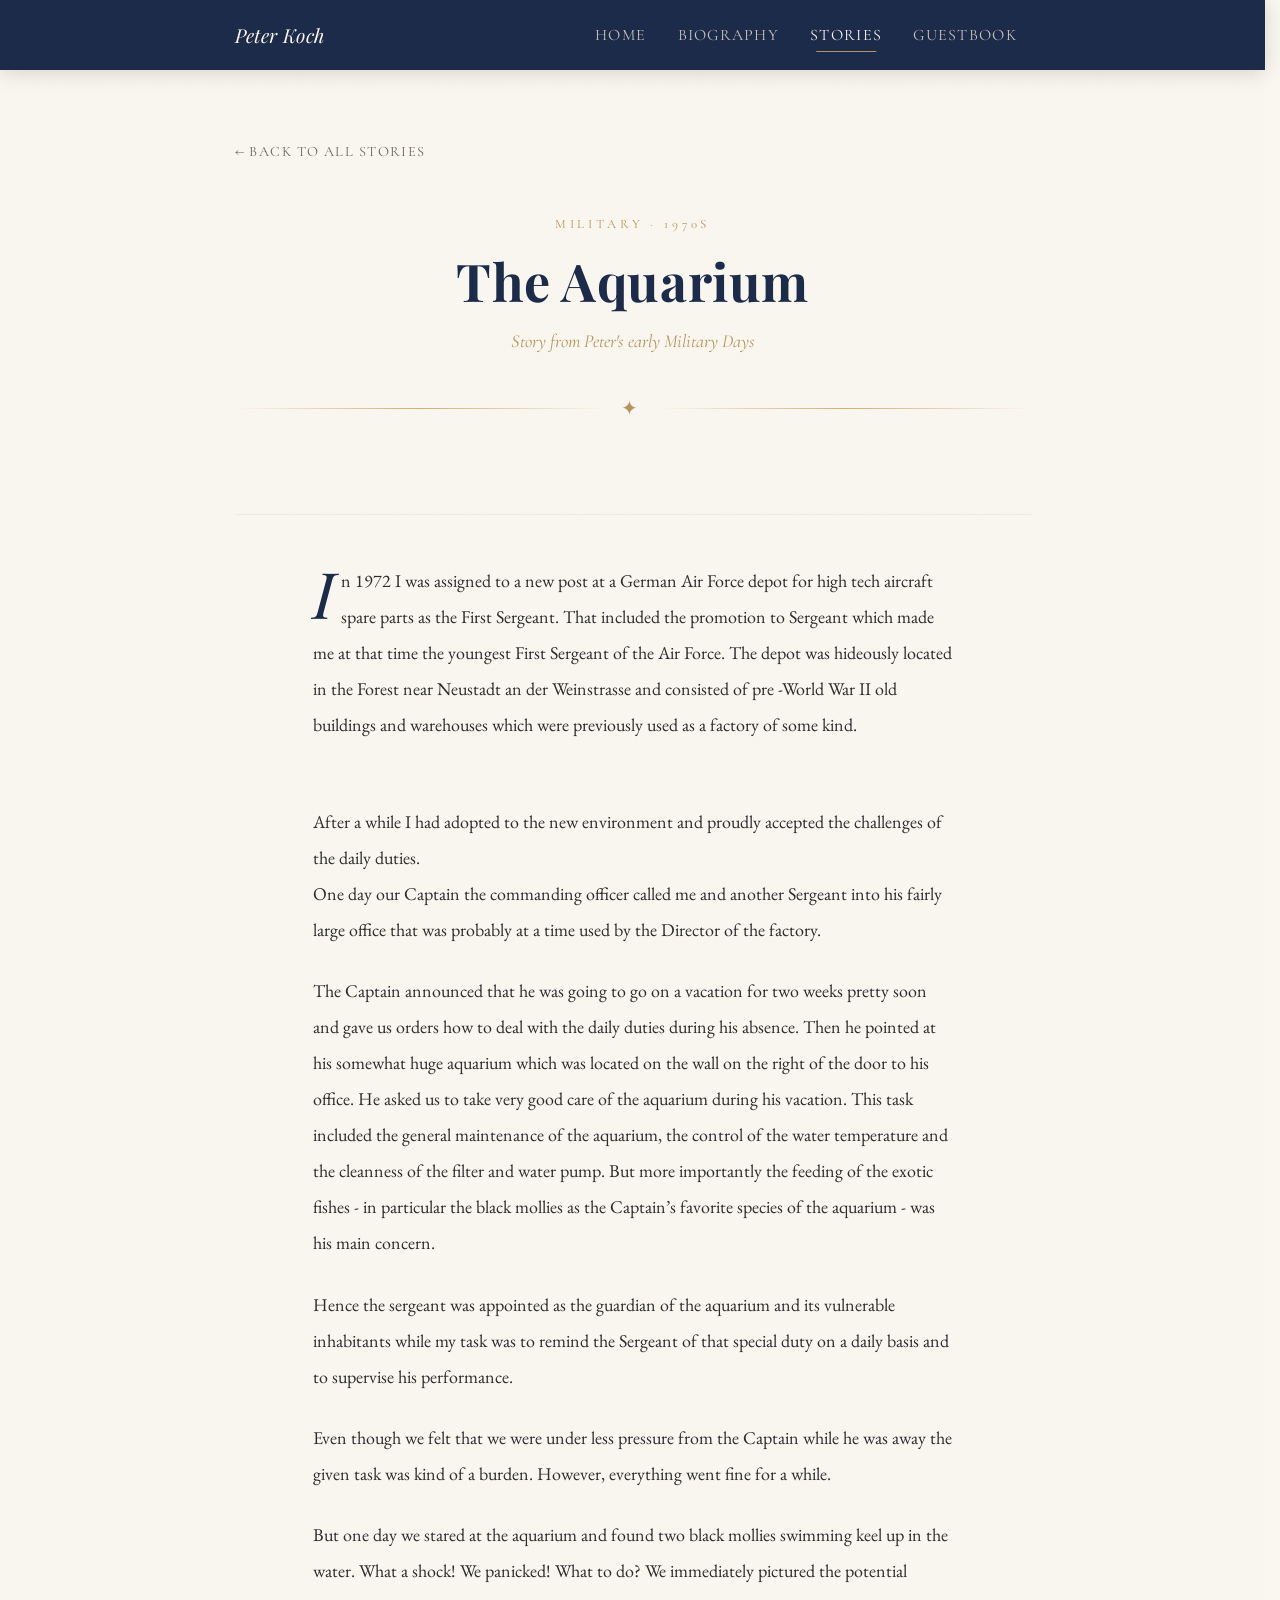
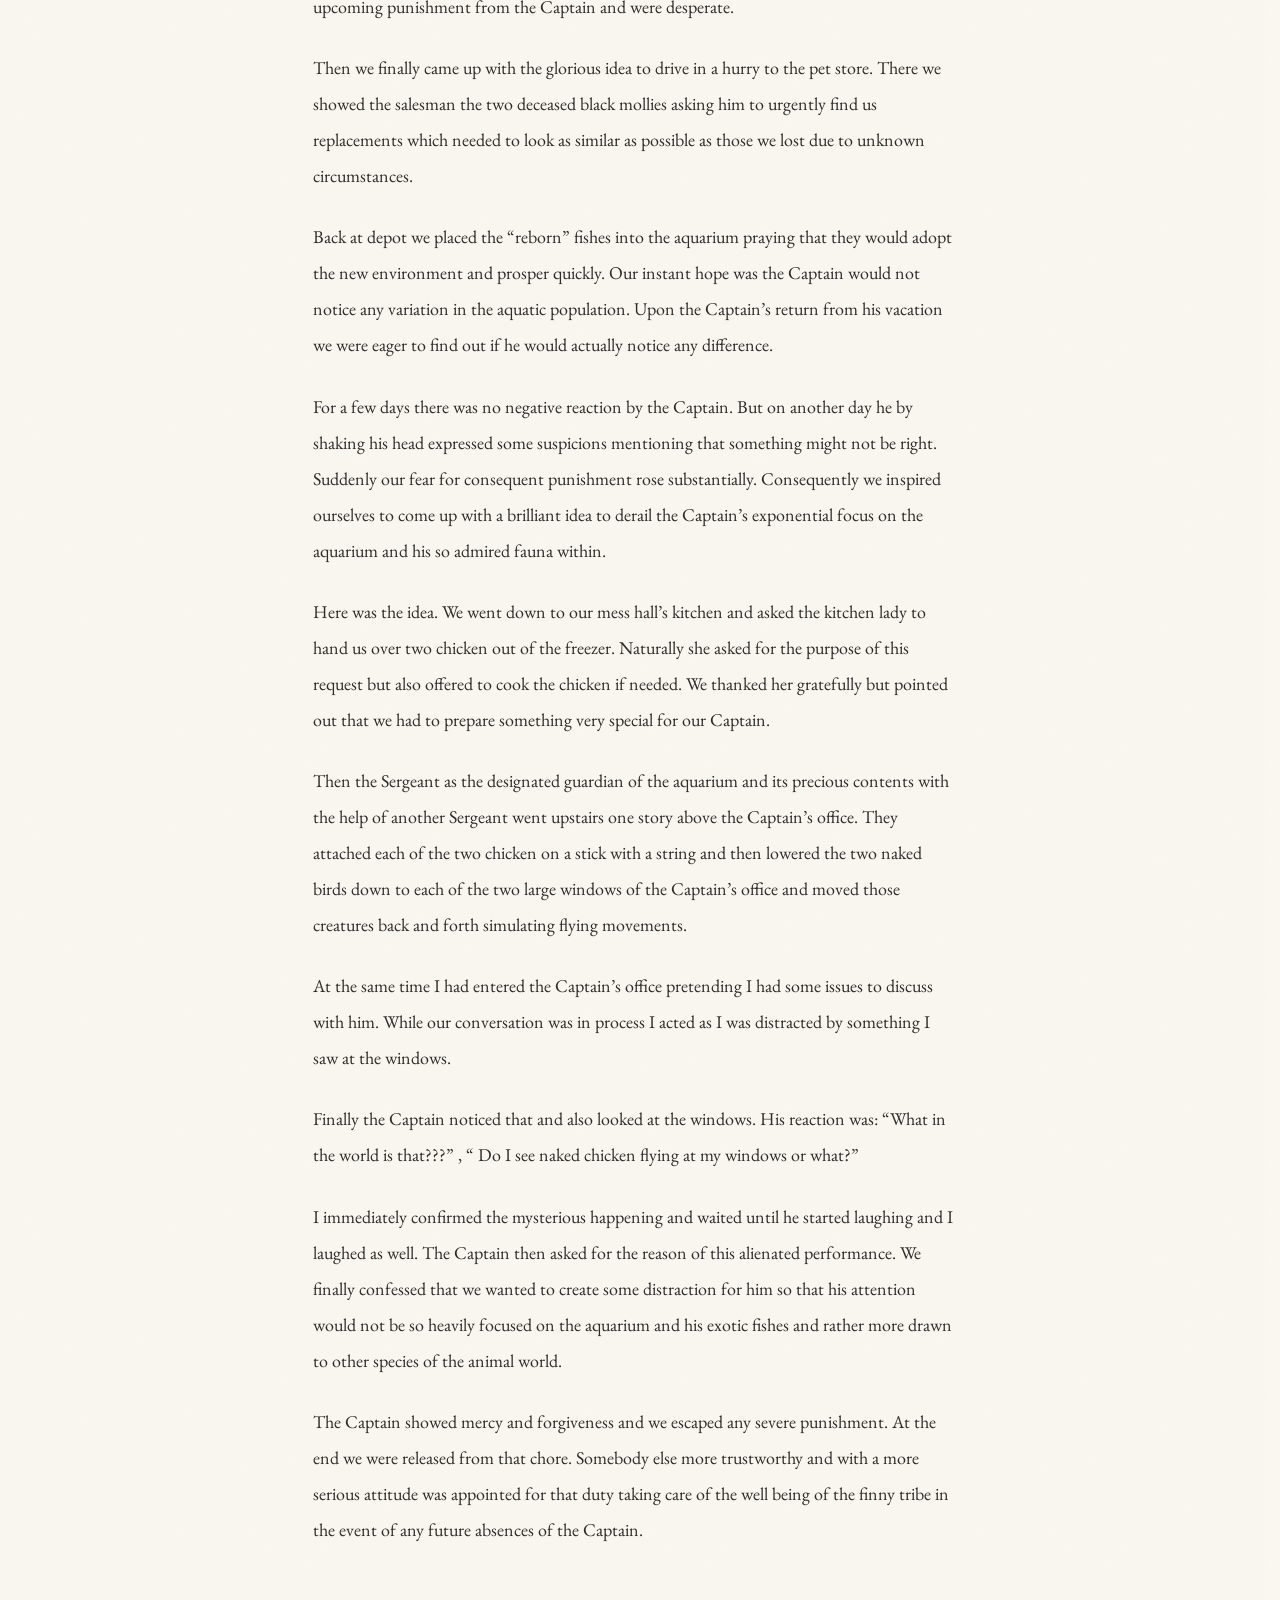
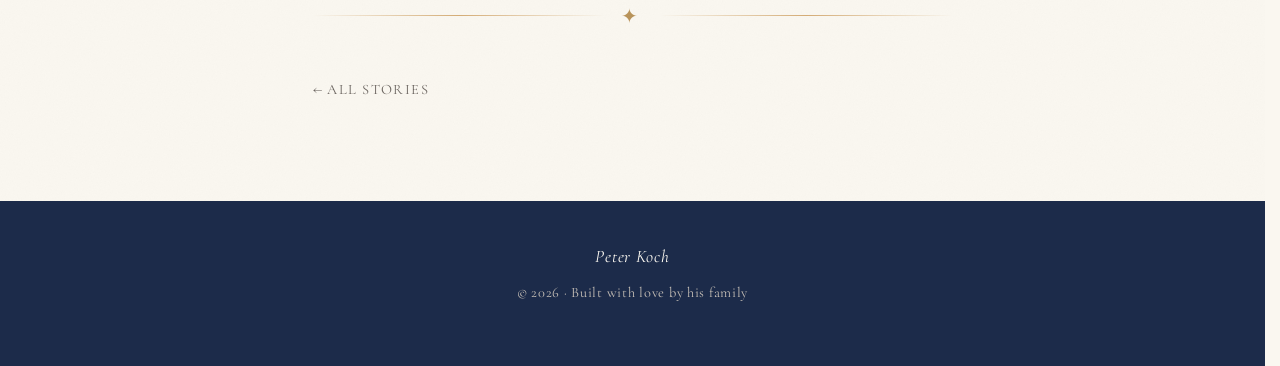
<file: story-aquarium.html>
<!DOCTYPE html>
<html lang="en">
<head>
  <meta charset="UTF-8" />
  <meta name="viewport" content="width=device-width, initial-scale=1.0" />
  <!-- ============================================================
       STORY PAGE TEMPLATE
       ─────────────────────────────────────────────────────────────
       How to create a new story page:
       1. Duplicate this file (save as e.g. "story-2.html")
       2. Edit the <title> and <meta description> below
       3. Update the story-meta, h1, and subtitle in the header
       4. Replace the body text paragraphs with your story
       5. Link to this page from a story card in stories.html
       ============================================================ -->
  <title>The Aquarium — Peter Koch</title>
  <meta name="description" content="Military days by Peter Koch: Freibier" />
  <link rel="stylesheet" href="styles.css" />
</head>
<body>

  <!-- ── Navigation ───────────────────────────────────────────── -->
  <nav class="site-nav" aria-label="Main navigation">
    <div class="nav-inner">
      <a href="index.html" class="nav-brand">Peter Koch</a>
      <button class="nav-toggle" aria-label="Toggle menu" onclick="toggleNav()">
        <span></span><span></span><span></span>
      </button>
      <ul class="nav-links" id="navLinks">
        <li><a href="index.html">Home</a></li>
        <li><a href="biography.html">Biography</a></li>
        <li><a href="stories.html" class="active">Stories</a></li>
        <li><a href="guestbook.html">Guestbook</a></li>
      </ul>
    </div>
  </nav>

  <!-- ── Story Content ─────────────────────────────────────────── -->
  <main>
    <div class="page-wrapper">

      <!-- Back link -->
      <a href="stories.html" class="back-link">← Back to all stories</a>

      <!-- Story Header -->
      <header class="story-reading-header">

        <!-- EDIT: Update category and year -->
        <p class="section-label">Military · 1970s</p>

        <!-- EDIT: Update story title -->
        <h1>The Aquarium</h1>

        <!-- EDIT: Update the subtitle / tagline -->
        <p class="page-subtitle" style="margin-top:0.75rem;">
         Story from Peter's early Military Days
        </p>

        <div class="ornament" style="margin-top:2rem;">✦</div>
      </header>

      <!-- ── Story Body ─────────────────────────────────────────── -->
      <!-- EDIT: Replace everything between these comments with the full story. -->
      <!-- Each paragraph goes inside its own <p> tag.                         -->
      <!-- The first letter of the first paragraph will be styled as a         -->
      <!-- decorative drop cap automatically.                                   -->

      <div class="story-reading-body">
<p>In 1972 I was assigned to a new post at a German Air Force depot for high tech aircraft spare parts as the First Sergeant. That included the promotion to Sergeant which made me at that time the youngest First Sergeant of the Air Force. The depot was hideously located in the Forest near Neustadt an der Weinstrasse and consisted of pre -World War II old buildings and warehouses which were previously used as a factory of some kind.</p>
<p><br />After a while I had adopted to the new environment and proudly accepted the challenges of the daily duties.<br />One day our Captain the commanding officer called me and another Sergeant into his fairly large office that was probably at a time used by the Director of the factory.</p>
<p>The Captain announced that he was going to go on a vacation for two weeks pretty soon and gave us orders how to deal with the daily duties during his absence. Then he pointed at his somewhat huge aquarium which was located on the wall on the right of the door to his office. He asked us to take very good care of the aquarium during his vacation. This task included the general maintenance of the aquarium, the control of the water temperature and the cleanness of the filter and water pump. But more importantly the feeding of the exotic fishes - in particular the black mollies as the Captain&rsquo;s favorite species of the aquarium - was his main concern.</p>
<p>Hence the sergeant was appointed as the guardian of the aquarium and its vulnerable inhabitants while my task was to remind the Sergeant of that special duty on a daily basis and to supervise his performance.</p>
<p>Even though we felt that we were under less pressure from the Captain while he was away the given task was kind of a burden. However, everything went fine for a while.</p>
<p>But one day we stared at the aquarium and found two black mollies swimming keel up in the water. What a shock! We panicked! What to do? We immediately pictured the potential upcoming punishment from the Captain and were desperate.</p>
<p>Then we finally came up with the glorious idea to drive in a hurry to the pet store. There we showed the salesman the two deceased black mollies asking him to urgently find us replacements which needed to look as similar as possible as those we lost due to unknown circumstances.</p>
<p>Back at depot we placed the &ldquo;reborn&rdquo; fishes into the aquarium praying that they would adopt the new environment and prosper quickly. Our instant hope was the Captain would not notice any variation in the aquatic population. Upon the Captain&rsquo;s return from his vacation we were eager to find out if he would actually notice any difference.</p>
<p>For a few days there was no negative reaction by the Captain. But on another day he by shaking his head expressed some suspicions mentioning that something might not be right. Suddenly our fear for consequent punishment rose substantially. Consequently we inspired ourselves to come up with a brilliant idea to derail the Captain&rsquo;s exponential focus on the aquarium and his so admired fauna within.</p>
<p>Here was the idea. We went down to our mess hall&rsquo;s kitchen and asked the kitchen lady to hand us over two chicken out of the freezer. Naturally she asked for the purpose of this request but also offered to cook the chicken if needed. We thanked her gratefully but pointed out that we had to prepare something very special for our Captain.</p>
<p>Then the Sergeant as the designated guardian of the aquarium and its precious contents with the help of another Sergeant went upstairs one&nbsp;story&nbsp;above the Captain&rsquo;s office. They attached each of the two chicken on a stick with a string and then lowered the two naked birds down to each of the two large windows of the Captain&rsquo;s office and moved those creatures back and forth simulating flying movements.</p>
<p>At the same time I had entered the Captain&rsquo;s office pretending I had some issues to discuss with him. While our conversation was in process I acted as I was distracted by something I saw at the windows.</p>
<p>Finally the Captain noticed that and also looked at the windows. His reaction was: &ldquo;What in the world is that???&rdquo; , &ldquo; Do I see naked chicken flying at my windows or what?&rdquo;</p>
<p>I immediately confirmed the mysterious happening and waited until he started laughing and I laughed as well. The Captain then asked for the reason of this alienated performance. We finally confessed that we wanted to create some distraction for him so that his attention would not be so heavily focused on the aquarium and his exotic fishes and rather more drawn to other species of the animal world.</p>
<p>The Captain showed mercy and forgiveness and we escaped any severe punishment. At the end we were released from that chore. Somebody else more trustworthy and with a more serious attitude was appointed for that duty taking care of the well being of the finny tribe in the event of any future absences of the Captain.</p>

      <!-- End of story -->
      <div class="ornament" style="margin-top:3rem;">✦</div>

      <!-- Navigation between stories -->
      <div style="display:flex; justify-content:space-between; align-items:center; margin-top:1rem; flex-wrap:wrap; gap:1rem;">
        <a href="stories.html" class="back-link" style="margin-bottom:0;">← All stories</a>
        <!-- EDIT: Update these links to point to the previous/next story pages -->
        <!-- Remove whichever direction doesn't apply on the first/last story   -->
        <!-- <a href="story-1.html" class="btn-read">← Previous story</a> -->
        <!-- <a href="story-3.html" class="btn-read">Next story →</a> -->
      </div>

    </div><!-- /.page-wrapper -->
  </main>

  <!-- ── Footer ───────────────────────────────────────────────── -->
  <footer class="site-footer">
    <p class="footer-name">Peter Koch</p>
    <p>© <span id="year"></span> · Built with love by his family</p>
  </footer>

  <script>
    document.getElementById('year').textContent = new Date().getFullYear();
    function toggleNav() {
      document.getElementById('navLinks').classList.toggle('open');
    }
  </script>

</body>
</html>
</file>
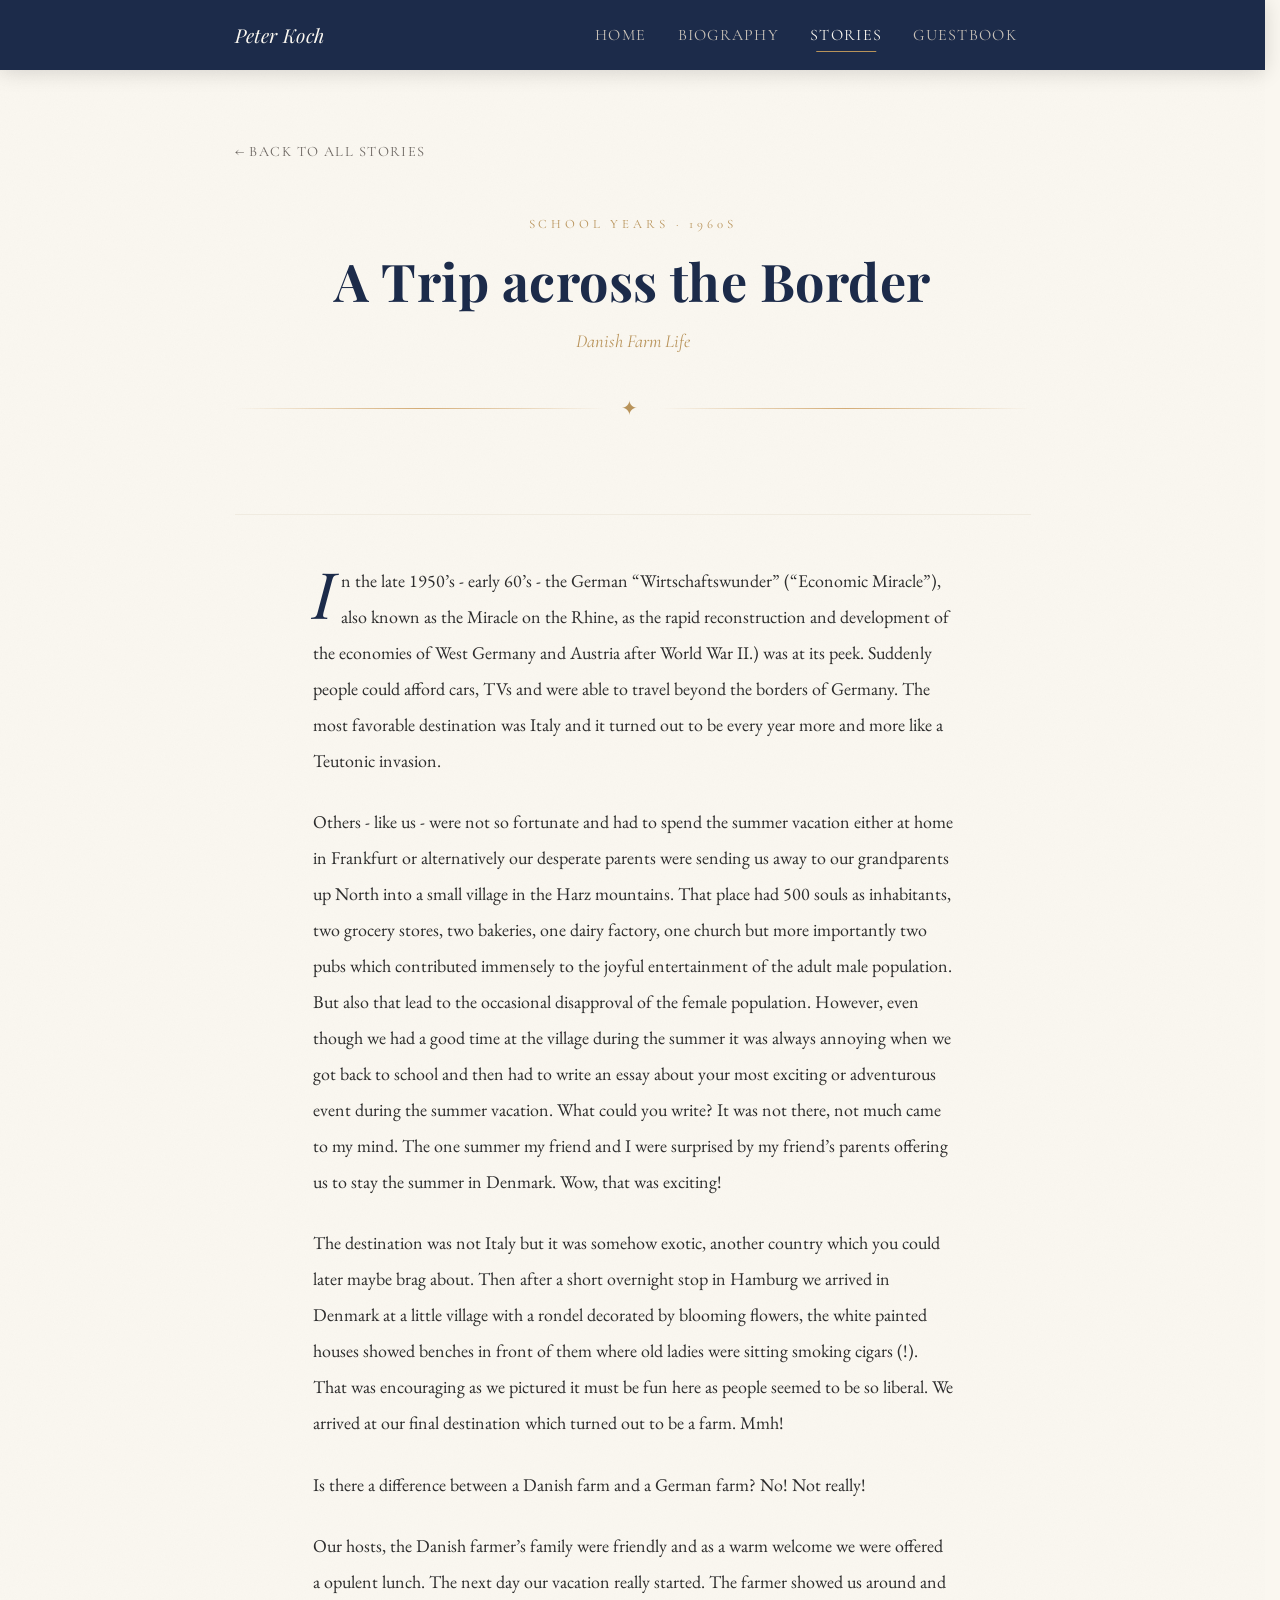
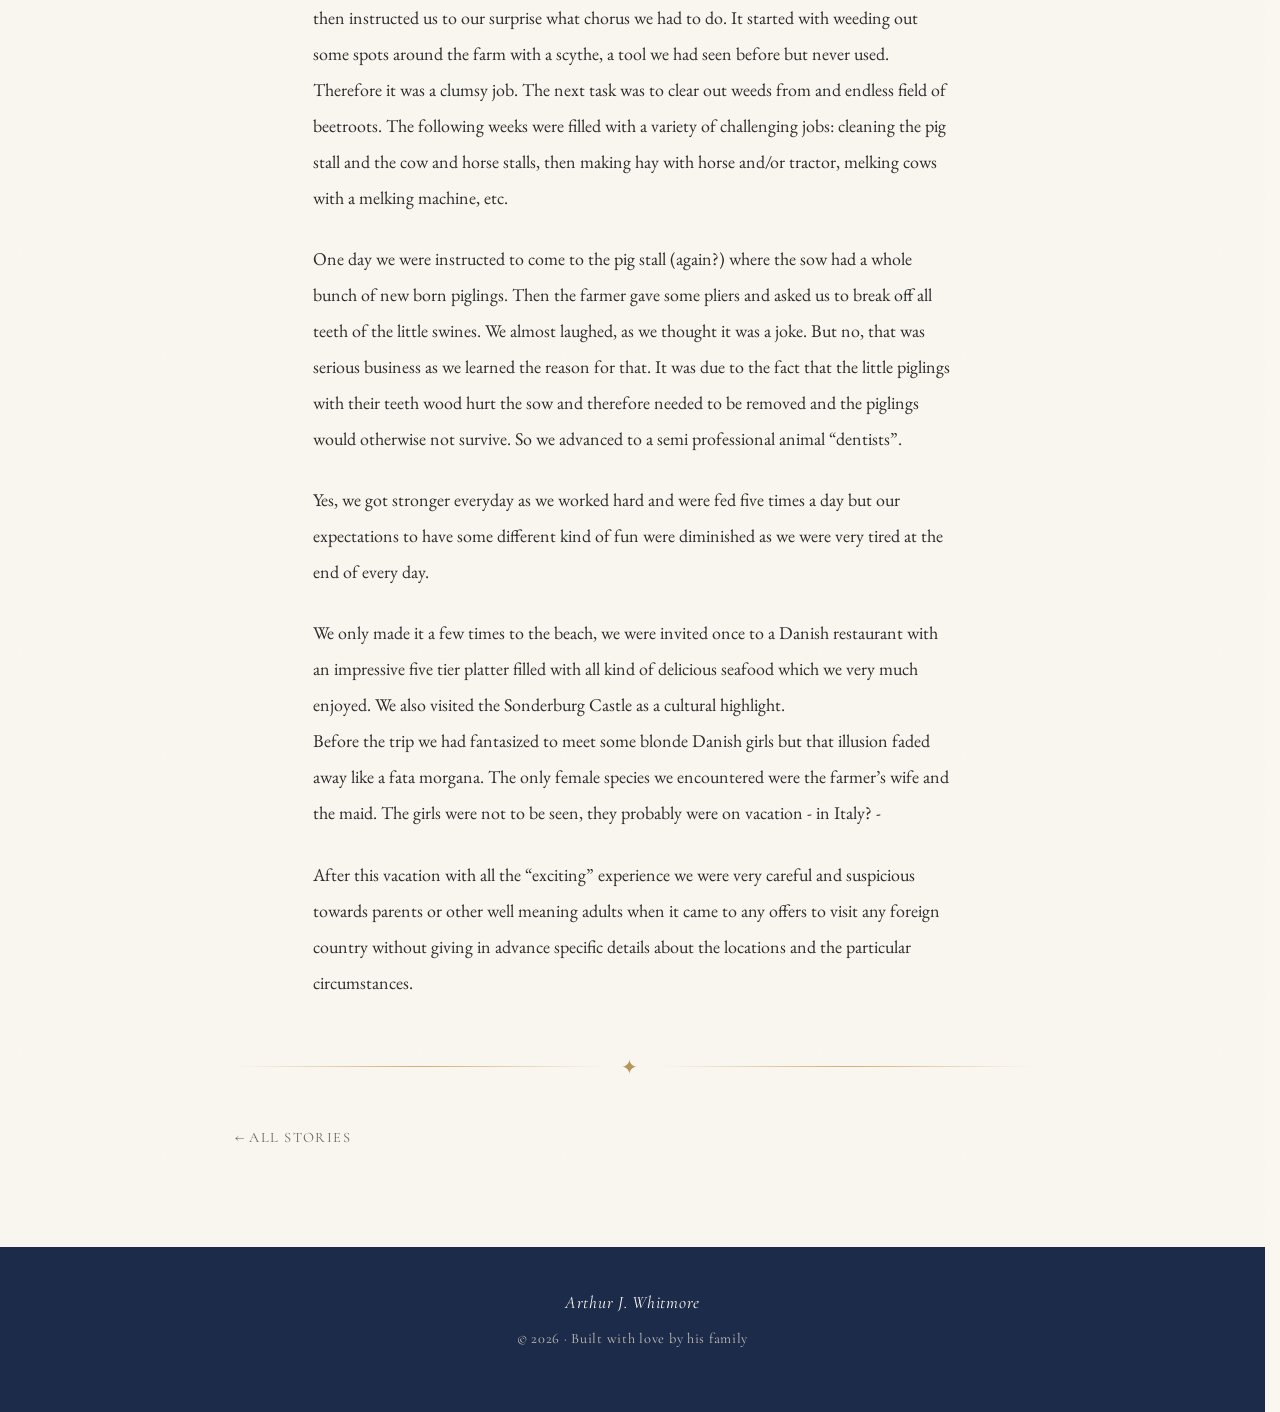
<file: story-denmark.html>
<!DOCTYPE html>
<html lang="en">
<head>
  <meta charset="UTF-8" />
  <meta name="viewport" content="width=device-width, initial-scale=1.0" />
  <!-- ============================================================
       STORY PAGE TEMPLATE
       ─────────────────────────────────────────────────────────────
       How to create a new story page:
       1. Duplicate this file (save as e.g. "story-2.html")
       2. Edit the <title> and <meta description> below
       3. Update the story-meta, h1, and subtitle in the header
       4. Replace the body text paragraphs with your story
       5. Link to this page from a story card in stories.html
       ============================================================ -->
  <title>A Trip acrross the Border — Peter Koch</title>
  <meta name="description" content="A travel story by Peter Koch: A Trip across the Border to Denmark" />
  <link rel="stylesheet" href="styles.css" />
</head>
<body>

  <!-- ── Navigation ───────────────────────────────────────────── -->
  <nav class="site-nav" aria-label="Main navigation">
    <div class="nav-inner">
      <a href="index.html" class="nav-brand">Peter Koch</a>
      <button class="nav-toggle" aria-label="Toggle menu" onclick="toggleNav()">
        <span></span><span></span><span></span>
      </button>
      <ul class="nav-links" id="navLinks">
        <li><a href="index.html">Home</a></li>
        <li><a href="biography.html">Biography</a></li>
        <li><a href="stories.html" class="active">Stories</a></li>
        <li><a href="guestbook.html">Guestbook</a></li>
      </ul>
    </div>
  </nav>

  <!-- ── Story Content ─────────────────────────────────────────── -->
  <main>
    <div class="page-wrapper">

      <!-- Back link -->
      <a href="stories.html" class="back-link">← Back to all stories</a>

      <!-- Story Header -->
      <header class="story-reading-header">

        <!-- EDIT: Update category and year -->
        <p class="section-label">School Years · 1960s</p>

        <!-- EDIT: Update story title -->
        <h1>A Trip across the Border</h1>

        <!-- EDIT: Update the subtitle / tagline -->
        <p class="page-subtitle" style="margin-top:0.75rem;">
          Danish Farm Life
        </p>

        <div class="ornament" style="margin-top:2rem;">✦</div>
      </header>

      <!-- ── Story Body ─────────────────────────────────────────── -->
      <!-- EDIT: Replace everything between these comments with the full story. -->
      <!-- Each paragraph goes inside its own <p> tag.                         -->
      <!-- The first letter of the first paragraph will be styled as a         -->
      <!-- decorative drop cap automatically.                                   -->

      <div class="story-reading-body">
<p>In the late 1950&rsquo;s - early 60&rsquo;s - the German &ldquo;Wirtschaftswunder&rdquo; (&ldquo;Economic Miracle&rdquo;), also known as the Miracle on the Rhine, as the rapid reconstruction and development of the economies of West Germany and Austria after World War II.) was at its peek. Suddenly people could afford cars, TVs and were able to travel beyond the borders of Germany. The most favorable destination was Italy and it turned out to be every year more and more like a Teutonic invasion.</p>
<p>Others - like us - were not so fortunate and had to spend the summer vacation either at home in Frankfurt or alternatively our desperate parents were sending us away to our grandparents up North into a small village in the Harz mountains. That place had 500 souls as inhabitants, two grocery stores, two bakeries, one dairy factory, one church but more importantly two pubs which contributed immensely to the joyful entertainment of the adult male population. But also that lead to the occasional disapproval of the female population. However, even though we had a good time at the village during the summer it was always annoying when we got back to school and then had to write an essay about your most exciting or adventurous event during the summer vacation. What could you write? It was not there, not much came to my mind. The one summer my friend and I were surprised by my friend&rsquo;s parents offering us to stay the summer in Denmark. Wow, that was exciting!</p>
<p>The destination was not Italy but it was somehow exotic, another country which you could later maybe brag about. Then after a short overnight stop in Hamburg we arrived in Denmark at a little village with a rondel decorated by blooming flowers, the white painted houses showed benches in front of them where old ladies were sitting smoking cigars (!). That was encouraging as we pictured it must be fun here as people seemed to be so liberal. We arrived at our final destination which turned out to be a farm. Mmh!</p>
<p>Is there a difference between a Danish farm and a German farm? No! Not really!</p>
<p>Our hosts, the Danish farmer&rsquo;s family were friendly and as a warm welcome we were offered a opulent lunch. The next day our vacation really started. The farmer showed us around and then instructed us to our surprise what chorus we had to do. It started with weeding out some spots around the farm with a scythe, a tool we had seen before but never used. Therefore it was a clumsy job. The next task was to clear out weeds from and endless field of beetroots. The following weeks were filled with a variety of challenging jobs: cleaning the pig stall and the cow and horse stalls, then making hay with horse and/or tractor, melking cows with a melking machine, etc.</p>
<p>One day we were instructed to come to the pig stall (again?) where the sow had a whole bunch of new born piglings. Then the farmer gave some pliers and asked us to break off all teeth of the little swines. We almost laughed, as we thought it was a joke. But no, that was serious business as we learned the reason for that. It was due to the fact that the little piglings with their teeth wood hurt the sow and therefore needed to be removed and the piglings would otherwise not survive. So we advanced to a semi professional animal &ldquo;dentists&rdquo;.</p>
<p>Yes, we got stronger everyday as we worked hard and were fed five times a day but our expectations to have some different kind of fun were diminished as we were very tired at the end of every day.</p>
<p>We only made it a few times to the beach, we were invited once to a Danish restaurant with an impressive five tier platter filled with all kind of delicious seafood which we very much enjoyed. We also visited the Sonderburg Castle as a cultural highlight.<br />Before the trip we had fantasized to meet some blonde Danish girls but that illusion faded away like a fata morgana. The only female species we encountered were the farmer&rsquo;s wife and the maid. The girls were not to be seen, they probably were on vacation - in Italy? -</p>
<p>After this vacation with all the &ldquo;exciting&rdquo; experience we were very careful and suspicious towards parents or other well meaning adults when it came to any offers to visit any foreign country without giving in advance specific details about the locations and the particular circumstances.</p>
      </div>

      <!-- End of story -->
      <div class="ornament" style="margin-top:3rem;">✦</div>

      <!-- Navigation between stories -->
      <div style="display:flex; justify-content:space-between; align-items:center; margin-top:1rem; flex-wrap:wrap; gap:1rem;">
        <a href="stories.html" class="back-link" style="margin-bottom:0;">← All stories</a>
        <!-- EDIT: Update these links to point to the previous/next story pages -->
        <!-- Remove whichever direction doesn't apply on the first/last story   -->
        <!-- <a href="story-1.html" class="btn-read">← Previous story</a> -->
        <!-- <a href="story-3.html" class="btn-read">Next story →</a> -->
      </div>

    </div><!-- /.page-wrapper -->
  </main>

  <!-- ── Footer ───────────────────────────────────────────────── -->
  <footer class="site-footer">
    <p class="footer-name">Arthur J. Whitmore</p>
    <p>© <span id="year"></span> · Built with love by his family</p>
  </footer>

  <script>
    document.getElementById('year').textContent = new Date().getFullYear();
    function toggleNav() {
      document.getElementById('navLinks').classList.toggle('open');
    }
  </script>

</body>
</html>
</file>
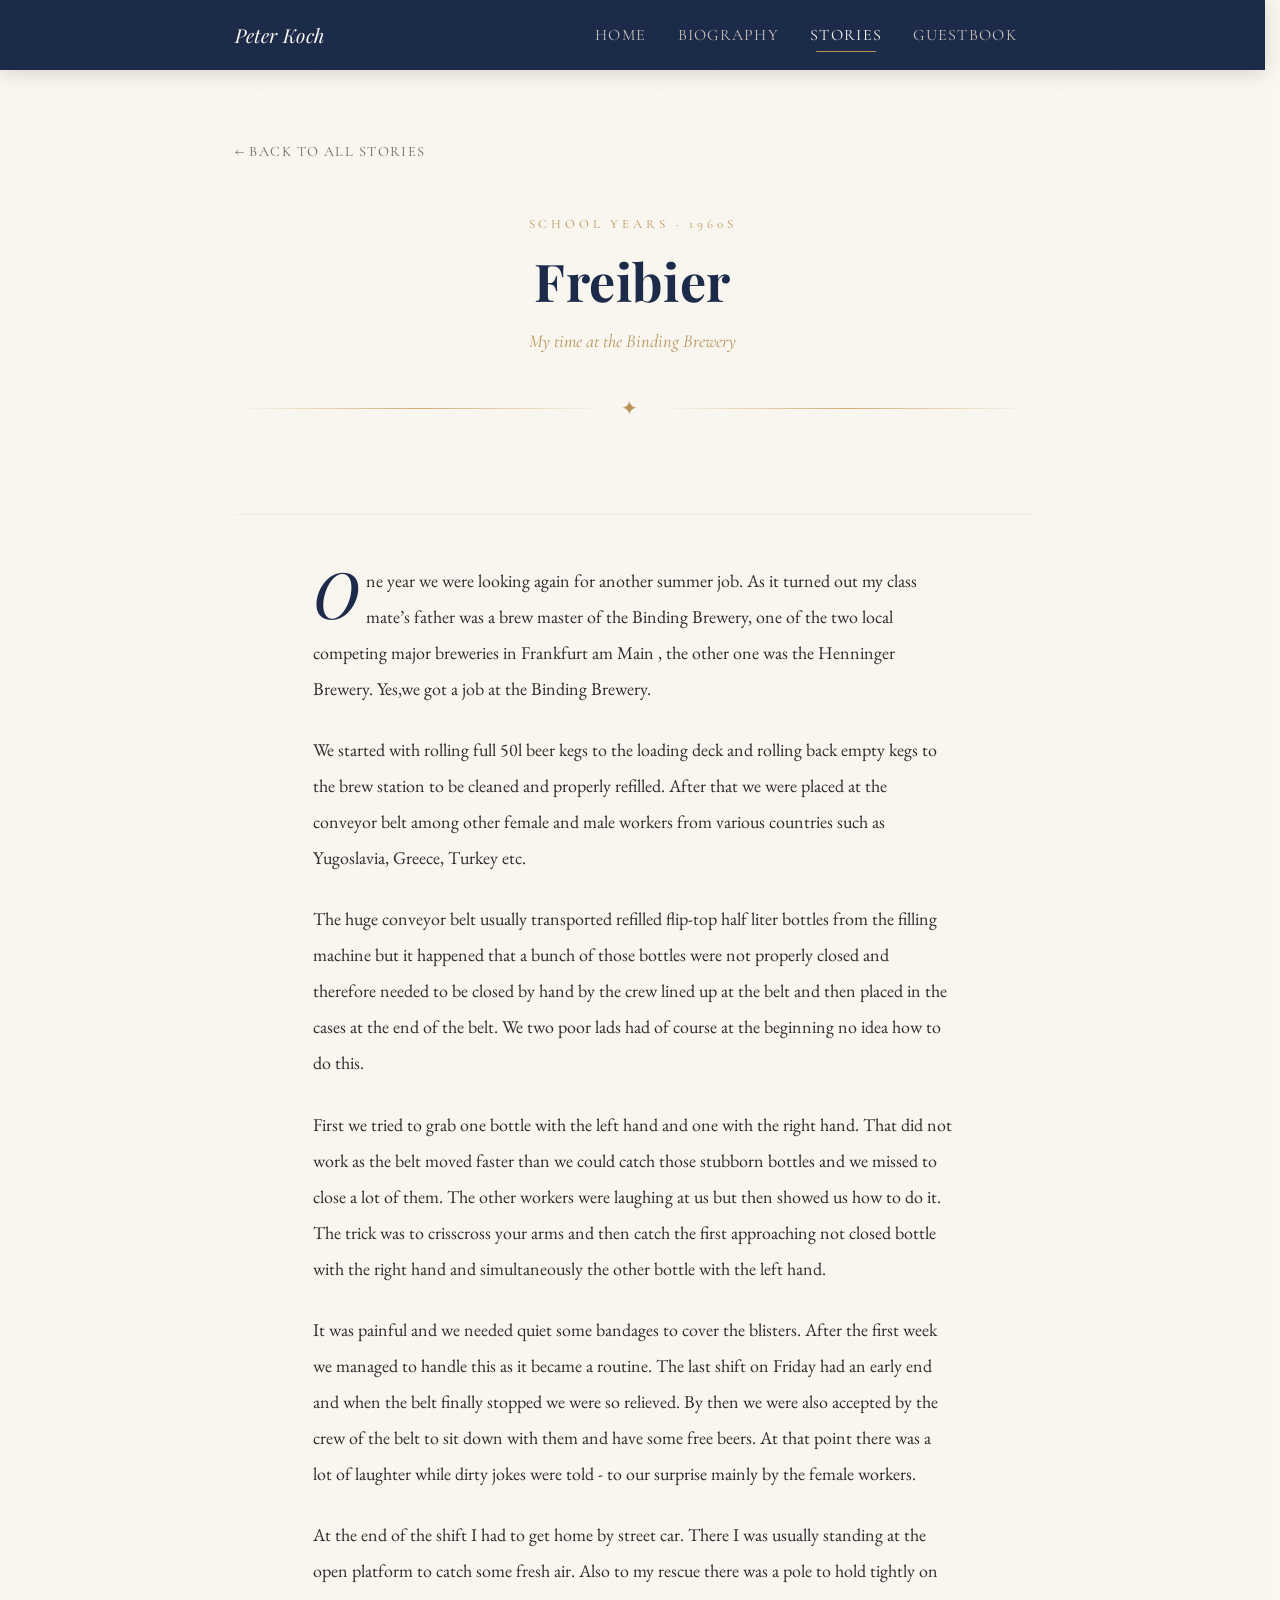
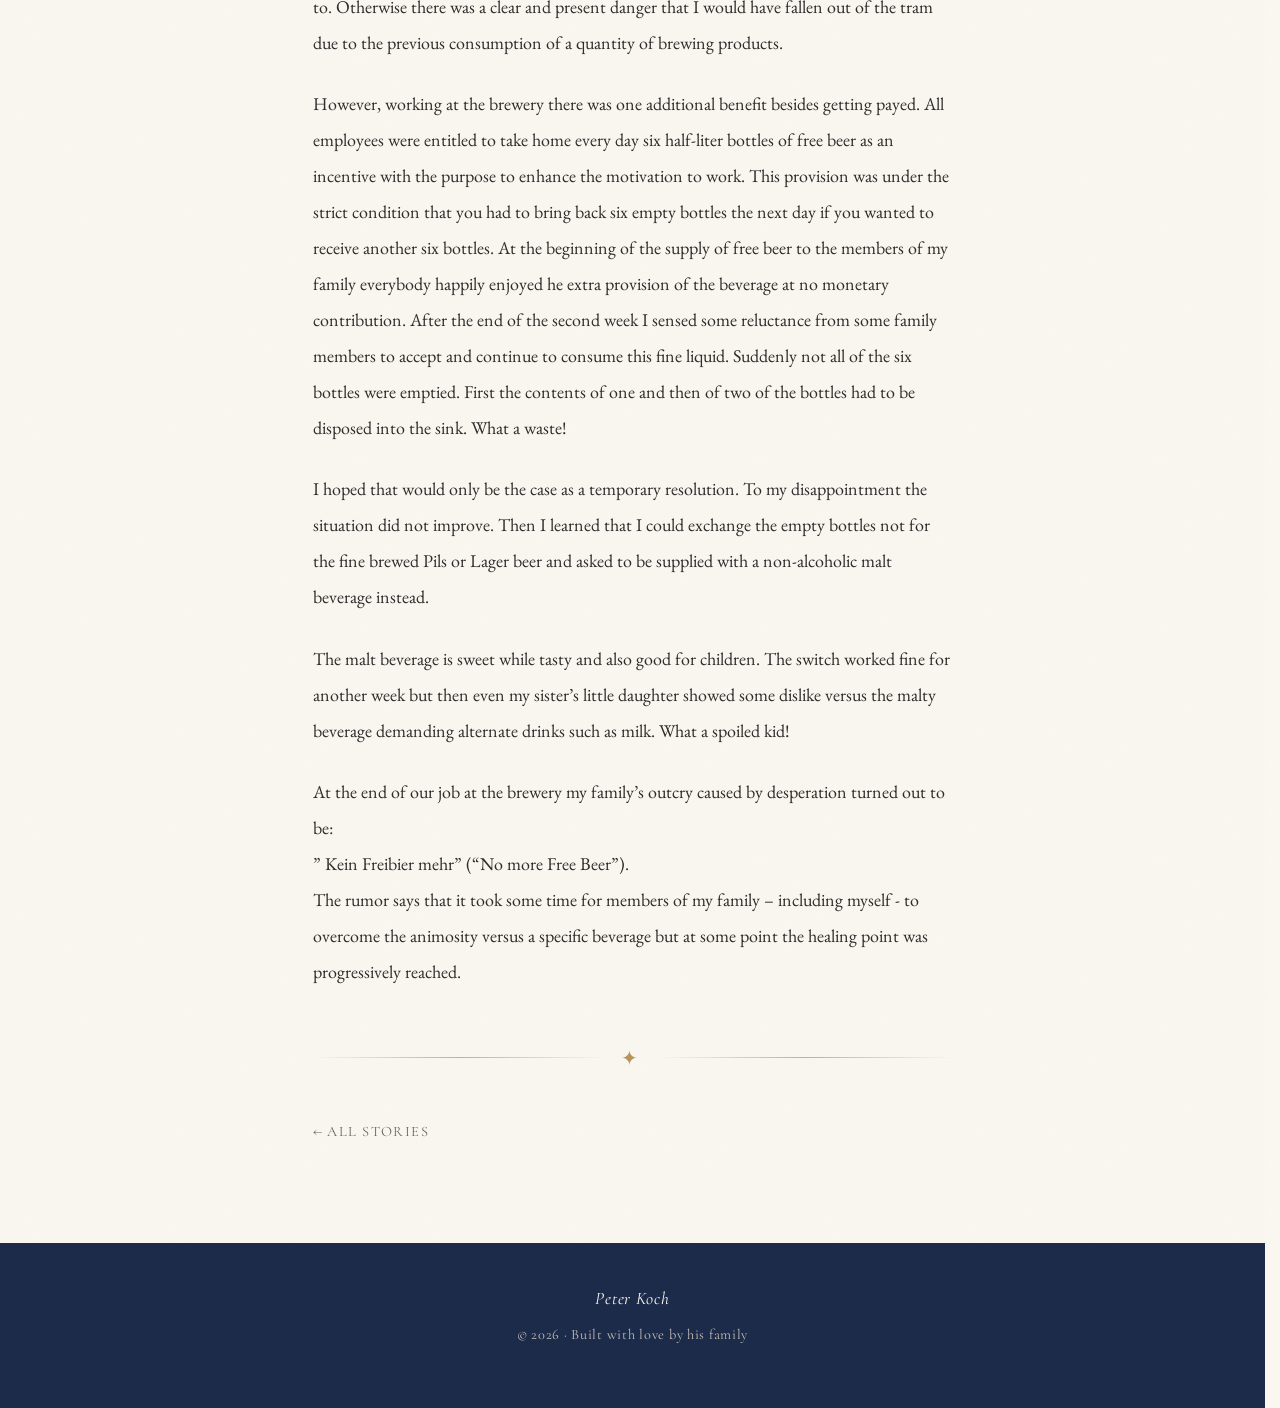
<file: story-freibier.html>
<!DOCTYPE html>
<html lang="en">
<head>
  <meta charset="UTF-8" />
  <meta name="viewport" content="width=device-width, initial-scale=1.0" />
  <!-- ============================================================
       STORY PAGE TEMPLATE
       ─────────────────────────────────────────────────────────────
       How to create a new story page:
       1. Duplicate this file (save as e.g. "story-2.html")
       2. Edit the <title> and <meta description> below
       3. Update the story-meta, h1, and subtitle in the header
       4. Replace the body text paragraphs with your story
       5. Link to this page from a story card in stories.html
       ============================================================ -->
  <title>Freibier — Peter Koch</title>
  <meta name="description" content="A after school story by Peter Koch: Freibier" />
  <link rel="stylesheet" href="styles.css" />
</head>
<body>

  <!-- ── Navigation ───────────────────────────────────────────── -->
  <nav class="site-nav" aria-label="Main navigation">
    <div class="nav-inner">
      <a href="index.html" class="nav-brand">Peter Koch</a>
      <button class="nav-toggle" aria-label="Toggle menu" onclick="toggleNav()">
        <span></span><span></span><span></span>
      </button>
      <ul class="nav-links" id="navLinks">
        <li><a href="index.html">Home</a></li>
        <li><a href="biography.html">Biography</a></li>
        <li><a href="stories.html" class="active">Stories</a></li>
        <li><a href="guestbook.html">Guestbook</a></li>
      </ul>
    </div>
  </nav>

  <!-- ── Story Content ─────────────────────────────────────────── -->
  <main>
    <div class="page-wrapper">

      <!-- Back link -->
      <a href="stories.html" class="back-link">← Back to all stories</a>

      <!-- Story Header -->
      <header class="story-reading-header">

        <!-- EDIT: Update category and year -->
        <p class="section-label">School Years · 1960s</p>

        <!-- EDIT: Update story title -->
        <h1>Freibier</h1>

        <!-- EDIT: Update the subtitle / tagline -->
        <p class="page-subtitle" style="margin-top:0.75rem;">
         My time at the Binding Brewery
        </p>

        <div class="ornament" style="margin-top:2rem;">✦</div>
      </header>

      <!-- ── Story Body ─────────────────────────────────────────── -->
      <!-- EDIT: Replace everything between these comments with the full story. -->
      <!-- Each paragraph goes inside its own <p> tag.                         -->
      <!-- The first letter of the first paragraph will be styled as a         -->
      <!-- decorative drop cap automatically.                                   -->

      <div class="story-reading-body">
<p>One year we were looking again for another summer job. As it turned out my class mate&rsquo;s father was a brew master of the Binding Brewery, one of the two local competing major breweries in Frankfurt am Main , the other one was the Henninger Brewery. Yes,we got a job at the Binding Brewery.</p>
<p>We started with rolling full 50l beer kegs to the loading deck and rolling back empty kegs to the brew station to be cleaned and properly refilled. After that we were placed at the conveyor belt among other female and male workers from various countries such as Yugoslavia, Greece, Turkey etc.</p>
<p>The huge conveyor belt usually transported refilled flip-top half liter bottles from the filling machine but it happened that a bunch of those bottles were not properly closed and therefore needed to be closed by hand by the crew lined up at the belt and then placed in the cases at the end of the belt. We two poor lads had of course at the beginning no idea how to do this.</p>
<p>First we tried to grab one bottle with the left hand and one with the right hand. That did not work as the belt moved faster than we could catch those stubborn bottles and we missed to close a lot of them. The other workers were laughing at us but then showed us how to do it. The trick was to crisscross your arms and then catch the first approaching not closed bottle with the right hand and simultaneously the other bottle with the left hand.</p>
<p>It was painful and we needed quiet some bandages to cover the blisters. After the first week we managed to handle this as it became a routine. The last shift on Friday had an early end and when the belt finally stopped we were so relieved. By then we were also accepted by the crew of the belt to sit down with them and have some free beers. At that point there was a lot of laughter while dirty jokes were told - to our surprise mainly by the female workers.</p>
<p>At the end of the shift I had to get home by street car. There I was usually standing at the open platform to catch some fresh air. Also to my rescue there was a pole to hold tightly on to. Otherwise there was a clear and present danger that I would have fallen out of the tram due to the previous consumption of a quantity of brewing products.</p>
<p>However, working at the brewery there was one additional benefit besides getting payed. All employees were entitled to take home every day six half-liter bottles of free beer as an incentive with the purpose to enhance the motivation to work. This provision was under the strict condition that you had to bring back six empty bottles the next day if you wanted to receive another six bottles. At the beginning of the supply of free beer to the members of my family everybody happily enjoyed he extra provision of the beverage at no monetary contribution. After the end of the second week I sensed some reluctance from some family members to accept and continue to consume this fine liquid. Suddenly not all of the six bottles were emptied. First the contents of one and then of two of the bottles had to be disposed into the sink. What a waste!</p>
<p>I hoped that would only be the case as a temporary resolution. To my disappointment the situation did not improve. Then I learned that I could exchange the empty bottles not for the fine brewed Pils or Lager beer and asked to be supplied with a non-alcoholic malt beverage instead.</p>
<p>The malt beverage is sweet while tasty and also good for children. The switch worked fine for another week but then even my sister&rsquo;s little daughter showed some dislike versus the malty beverage demanding alternate drinks such as milk. What a spoiled kid!</p>
<p>At the end of our job at the brewery my family&rsquo;s outcry caused by desperation turned out to be:<br />&rdquo; Kein Freibier mehr&rdquo; (&ldquo;No more Free Beer&rdquo;).<br />The rumor says that it took some time for members of my family &ndash; including myself - to overcome the animosity versus a specific beverage but at some point the healing point was progressively reached.</p>

      <!-- End of story -->
      <div class="ornament" style="margin-top:3rem;">✦</div>

      <!-- Navigation between stories -->
      <div style="display:flex; justify-content:space-between; align-items:center; margin-top:1rem; flex-wrap:wrap; gap:1rem;">
        <a href="stories.html" class="back-link" style="margin-bottom:0;">← All stories</a>
        <!-- EDIT: Update these links to point to the previous/next story pages -->
        <!-- Remove whichever direction doesn't apply on the first/last story   -->
        <!-- <a href="story-1.html" class="btn-read">← Previous story</a> -->
        <!-- <a href="story-3.html" class="btn-read">Next story →</a> -->
      </div>

    </div><!-- /.page-wrapper -->
  </main>

  <!-- ── Footer ───────────────────────────────────────────────── -->
  <footer class="site-footer">
    <p class="footer-name">Peter Koch</p>
    <p>© <span id="year"></span> · Built with love by his family</p>
  </footer>

  <script>
    document.getElementById('year').textContent = new Date().getFullYear();
    function toggleNav() {
      document.getElementById('navLinks').classList.toggle('open');
    }
  </script>

</body>
</html>
</file>
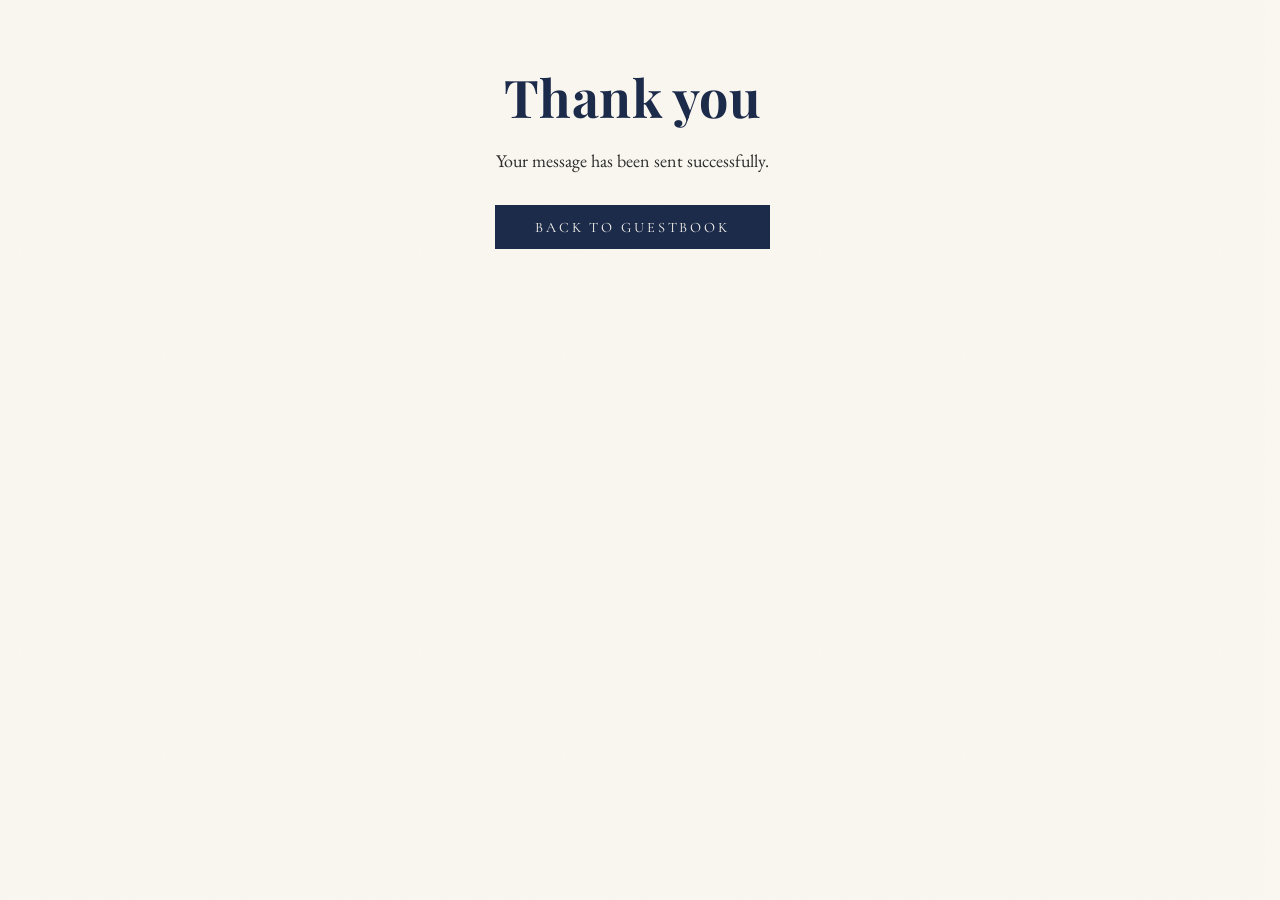
<file: thank-you.html>
<!DOCTYPE html>
<html lang="en">
<head>
  <meta charset="UTF-8" />
  <meta name="viewport" content="width=device-width, initial-scale=1.0" />
  <title>Thank You — Peter Koch</title>
  <link rel="stylesheet" href="styles.css" />
</head>
<body>

  <main>
    <div class="page-wrapper" style="text-align:center; padding:4rem 1rem;">

      <h1>Thank you</h1>
      <p style="margin-top:1rem;">
        Your message has been sent successfully.
      </p>

      <div style="margin-top:2rem;">
        <a href="/guestbook.html" class="btn-submit">Back to Guestbook</a>
      </div>

    </div>
  </main>

</body>
</html>
</file>
<file: styles.css>
/* ============================================================  
   PERSONAL WEBSITE — SHARED STYLESHEET
   Edit variables below to change the site's colour palette.  
   ============================================================ */

/* ── Google Fonts ──────────────────────────────────────────── */
@import url('https://fonts.googleapis.com/css2?family=Playfair+Display:ital,wght@0,400;0,600;0,700;1,400;1,600&family=EB+Garamond:ital,wght@0,400;0,500;1,400;1,500&family=Cormorant+Garamond:ital,wght@0,300;0,400;1,300;1,400&display=swap');
 
/* ── Design Tokens ──────────────────────────────────────────── */
:root {
  --cream:        #FAF7F0;    
  --cream-dark:   #F0EBE0;
  --navy:         #1C2B4A;
  --navy-light:   #2E4170;
  --gold:         #B8935A;
  --gold-light:   #D4AC76;
  --charcoal:     #2C2C2C;
  --gray:         #6B6560;
  --gray-light:   #C8C1B8;
  --white:        #FFFFFF;

  --font-display: 'Playfair Display', Georgia, serif;
  --font-body:    'EB Garamond', Georgia, serif;
  --font-accent:  'Cormorant Garamond', Georgia, serif;

  --max-width:    860px;
  --nav-height:   70px;

  --transition:   all 0.3s ease;
}

/* ── Reset & Base ───────────────────────────────────────────── */
*, *::before, *::after { box-sizing: border-box; margin: 0; padding: 0; }

html { scroll-behavior: smooth; 
      scrollbar-gutter: stable;
     }

body {
  background-color: var(--cream);
  color: var(--charcoal);
  font-family: var(--font-body);
  font-size: 1.125rem;
  line-height: 1.8;
  min-height: 100vh;

  /* Subtle paper texture */
  background-image:
    url("data:image/svg+xml,%3Csvg xmlns='http://www.w3.org/2000/svg' width='400' height='400'%3E%3Cfilter id='noise'%3E%3CfeTurbulence type='fractalNoise' baseFrequency='0.75' numOctaves='4' stitchTiles='stitch'/%3E%3CfeColorMatrix type='saturate' values='0'/%3E%3C/filter%3E%3Crect width='400' height='400' filter='url(%23noise)' opacity='0.03'/%3E%3C/svg%3E");
}

img { max-width: 100%; display: block; }
a  { color: var(--navy); text-decoration: none; transition: var(--transition); }
a:hover { color: var(--gold); }

/* ── Typography ─────────────────────────────────────────────── */
h1, h2, h3, h4 {
  font-family: var(--font-display);
  color: var(--navy);
  line-height: 1.25;
  letter-spacing: 0.01em;
}

h1 { font-size: clamp(2rem, 5vw, 3.25rem); font-weight: 700; }
h2 { font-size: clamp(1.5rem, 3.5vw, 2.25rem); font-weight: 600; }
h3 { font-size: clamp(1.15rem, 2.5vw, 1.5rem); font-weight: 600; }

p { margin-bottom: 1.4em; }

blockquote {
  font-family: var(--font-accent);
  font-style: italic;
  font-size: 1.35rem;
  color: var(--navy-light);
  border-left: 3px solid var(--gold);
  padding: 0.5em 0 0.5em 1.5em;
  margin: 2em 0;
}

/* ── Ornamental Divider ─────────────────────────────────────── */
.ornament {
  display: flex;
  align-items: center;
  gap: 1rem;
  margin: 2.5rem 0;
  color: var(--gold);
  font-size: 1.25rem;
  letter-spacing: 0.3em;
}
.ornament::before,
.ornament::after {
  content: '';
  flex: 1;
  height: 1px;
  background: linear-gradient(to right, transparent, var(--gold-light), transparent);
}

/* ── Navigation ─────────────────────────────────────────────── */
.site-nav {
  position: sticky;
  top: 0;
  z-index: 100;
  background: var(--navy);
  height: var(--nav-height);
  display: flex;
  align-items: center;
  box-shadow: 0 2px 20px rgba(0,0,0,0.15);
}

.nav-inner {
  max-width: var(--max-width);
  margin: 0 auto;
  padding: 0 2rem;
  width: 100%;
  display: flex;
  align-items: center;
  justify-content: space-between;
}

.nav-brand {
  font-family: var(--font-display);
  font-style: italic;
  font-size: 1.2rem;
  color: var(--cream);
  letter-spacing: 0.02em;
  white-space: nowrap;
}
.nav-brand:hover { color: var(--gold-light); }

.nav-links {
  display: flex;
  gap: 0.25rem;
  list-style: none;
  align-items: center;
}

.nav-links a {
  font-family: var(--font-accent);
  font-size: 1rem;
  letter-spacing: 0.08em;
  text-transform: uppercase;
  color: var(--gray-light);
  padding: 0.4rem 0.85rem;
  border-radius: 2px;
  position: relative;
}

.nav-links a::after {
  content: '';
  position: absolute;
  bottom: 0;
  left: 50%;
  transform: translateX(-50%);
  width: 0;
  height: 1px;
  background: var(--gold);
  transition: var(--transition);
}

.nav-links a:hover,
.nav-links a.active {
  color: var(--cream);
}
.nav-links a:hover::after,
.nav-links a.active::after {
  width: 60%;
}

/* Hamburger */
.nav-toggle {
  display: none;
  background: none;
  border: none;
  cursor: pointer;
  padding: 0.5rem;
  flex-direction: column;
  gap: 5px;
}
.nav-toggle span {
  display: block;
  width: 24px;
  height: 1.5px;
  background: var(--cream);
  transition: var(--transition);
}

/* ── Page Layout ────────────────────────────────────────────── */
.page-wrapper {
  max-width: var(--max-width);
  margin: 0 auto;
  padding: 4rem 2rem 6rem;
}

/* ── Hero / Welcome ─────────────────────────────────────────── */
.hero {
  background: var(--navy);
  color: var(--cream);
  padding: 5rem 2rem;
  text-align: center;
  position: relative;
  overflow: hidden;
}

.hero::before {
  content: '';
  position: absolute;
  inset: 0;
  background:
    radial-gradient(ellipse at 20% 50%, rgba(184,147,90,0.12) 0%, transparent 60%),
    radial-gradient(ellipse at 80% 20%, rgba(184,147,90,0.08) 0%, transparent 50%);
}

.hero-inner {
  position: relative;
  z-index: 1;
  max-width: var(--max-width);
  margin: 0 auto;
}

.hero-eyebrow {
  font-family: var(--font-accent);
  font-size: 0.9rem;
  letter-spacing: 0.3em;
  text-transform: uppercase;
  color: var(--gold-light);
  margin-bottom: 1.25rem;
}

.hero h1 {
  color: var(--cream);
  margin-bottom: 1rem;
  font-style: italic;
}

.hero-subtitle {
  font-family: var(--font-accent);
  font-size: 1.25rem;
  color: var(--gray-light);
  max-width: 560px;
  margin: 0 auto 2rem;
  font-style: italic;
}

.hero-divider {
  width: 60px;
  height: 1px;
  background: var(--gold);
  margin: 0 auto;
}

/* ── Welcome Section ────────────────────────────────────────── */
.welcome-text {
  max-width: 680px;
  margin: 0 auto;
  text-align: center;
  padding: 4rem 0 2rem;
}

.welcome-text .lead {
  font-family: var(--font-accent);
  font-size: 1.35rem;
  font-style: italic;
  color: var(--navy-light);
  margin-bottom: 1.5em;
}

/* ── Biography ──────────────────────────────────────────────── */
.bio-layout {
  display: grid;
  grid-template-columns: 240px 1fr;
  gap: 3.5rem;
  align-items: start;
}

.bio-photo-wrap {
  position: sticky;
  top: calc(var(--nav-height) + 2rem);
}

.bio-photo {
  width: 100%;
  aspect-ratio: 3/4;
  object-fit: cover;
  border: 4px solid var(--cream-dark);
  box-shadow: 6px 6px 0 var(--navy), 8px 8px 0 var(--gold);
  display: flex;
  align-items: center;
  justify-content: center;
  background: var(--cream-dark);
  color: var(--gray);
  font-family: var(--font-accent);
  font-style: italic;
  font-size: 0.9rem;
  text-align: center;
  padding: 1rem;
  line-height: 1.5;
}

/* Replace with actual <img> — placeholder div shown by default */
.bio-photo-placeholder {
  width: 100%;
  aspect-ratio: 3/4;
  background: var(--cream-dark);
  border: 4px solid var(--cream-dark);
  box-shadow: 6px 6px 0 var(--navy), 8px 8px 0 var(--gold);
  display: flex;
  flex-direction: column;
  align-items: center;
  justify-content: center;
  gap: 0.75rem;
  color: var(--gray);
  font-family: var(--font-accent);
  font-style: italic;
  font-size: 0.9rem;
  text-align: center;
  padding: 1.5rem;
}
.bio-photo-placeholder svg {
  width: 48px;
  height: 48px;
  opacity: 0.4;
  stroke: var(--navy);
}

.page-title {
  margin-bottom: 0.25rem;
}
.page-subtitle {
  font-family: var(--font-accent);
  font-style: italic;
  font-size: 1.15rem;
  color: var(--gold);
  margin-bottom: 0;
}

/* ── Stories List ───────────────────────────────────────────── */
.stories-grid {
  display: grid;
  gap: 2.5rem;
  margin-top: 2.5rem;
}

.story-card {
  border-top: 1px solid var(--cream-dark);
  padding-top: 2rem;
  display: grid;
  grid-template-columns: 1fr auto;
  gap: 1rem;
  align-items: start;
}

.story-card:first-child { border-top: none; padding-top: 0; }

.story-meta {
  font-family: var(--font-accent);
  font-size: 0.85rem;
  letter-spacing: 0.15em;
  text-transform: uppercase;
  color: var(--gold);
  margin-bottom: 0.5rem;
}

.story-title {
  font-family: var(--font-display);
  font-size: 1.5rem;
  font-style: italic;
  color: var(--navy);
  margin-bottom: 0.6rem;
  line-height: 1.3;
}

.story-excerpt {
  font-size: 1rem;
  color: var(--gray);
  margin-bottom: 1rem;
  line-height: 1.7;
  max-width: 600px;
}

.btn-read {
  display: inline-block;
  font-family: var(--font-accent);
  font-size: 0.85rem;
  letter-spacing: 0.15em;
  text-transform: uppercase;
  color: var(--navy);
  border-bottom: 1px solid var(--gold);
  padding-bottom: 2px;
  transition: var(--transition);
  white-space: nowrap;
}
.btn-read:hover {
  color: var(--gold);
  padding-bottom: 4px;
}

/* Story expand (accordion) */
.story-expand-btn {
  background: none;
  border: none;
  cursor: pointer;
  font-family: var(--font-accent);
  font-size: 0.85rem;
  letter-spacing: 0.15em;
  text-transform: uppercase;
  color: var(--navy);
  border-bottom: 1px solid var(--gold);
  padding-bottom: 2px;
  transition: var(--transition);
  display: inline-flex;
  align-items: center;
  gap: 0.4rem;
}
.story-expand-btn:hover { color: var(--gold); }
.story-expand-btn .arrow {
  transition: transform 0.3s ease;
  font-size: 0.7rem;
}
.story-expand-btn[aria-expanded="true"] .arrow { transform: rotate(180deg); }

.story-full {
  display: none;
  margin-top: 1.5rem;
  padding: 2rem;
  background: var(--white);
  border-left: 3px solid var(--gold);
  box-shadow: 0 4px 24px rgba(0,0,0,0.06);
  border-radius: 0 4px 4px 0;
  font-size: 1.05rem;
  line-height: 1.9;
  animation: fadeIn 0.3s ease;
}
.story-full.open { display: block; }

/* ── Story Reading Page ─────────────────────────────────────── */
.story-reading-header {
  text-align: center;
  padding-bottom: 3rem;
  border-bottom: 1px solid var(--cream-dark);
  margin-bottom: 3rem;
}

.story-reading-body {
  max-width: 640px;
  margin: 0 auto;
  font-size: 1.125rem;
  line-height: 2;
}

.story-reading-body p:first-of-type::first-letter {
  font-family: var(--font-display);
  float: left;
  font-size: 4rem;
  line-height: 0.75;
  margin: 0.1em 0.1em 0 0;
  color: var(--navy);
  font-style: italic;
}

.back-link {
  display: inline-flex;
  align-items: center;
  gap: 0.5rem;
  font-family: var(--font-accent);
  font-size: 0.9rem;
  letter-spacing: 0.1em;
  text-transform: uppercase;
  color: var(--gray);
  margin-bottom: 3rem;
}
.back-link:hover { color: var(--gold); }

/* ── Guestbook ──────────────────────────────────────────────── */
.guestbook-form {
  background: var(--white);
  padding: 2.5rem;
  box-shadow: 0 4px 32px rgba(0,0,0,0.06);
  border-top: 3px solid var(--gold);
  margin-bottom: 3.5rem;
}

.form-group { margin-bottom: 1.5rem; }

.form-group label {
  display: block;
  font-family: var(--font-accent);
  font-size: 0.85rem;
  letter-spacing: 0.15em;
  text-transform: uppercase;
  color: var(--gray);
  margin-bottom: 0.5rem;
}

.form-group input,
.form-group textarea {
  width: 100%;
  padding: 0.75rem 1rem;
  font-family: var(--font-body);
  font-size: 1rem;
  color: var(--charcoal);
  background: var(--cream);
  border: 1px solid var(--cream-dark);
  border-radius: 2px;
  transition: var(--transition);
  outline: none;
  resize: vertical;
}

.form-group input:focus,
.form-group textarea:focus {
  border-color: var(--gold);
  background: var(--white);
  box-shadow: 0 0 0 3px rgba(184,147,90,0.1);
}

.btn-submit {
  background: var(--navy);
  color: var(--cream);
  font-family: var(--font-accent);
  font-size: 0.9rem;
  letter-spacing: 0.2em;
  text-transform: uppercase;
  border: none;
  padding: 0.85rem 2.5rem;
  cursor: pointer;
  transition: var(--transition);
}
.btn-submit:hover {
  background: var(--gold);
  color: var(--navy);
}

.guestbook-entries { display: grid; gap: 1.5rem; }

.entry-card {
  background: var(--white);
  padding: 1.5rem 2rem;
  box-shadow: 0 2px 12px rgba(0,0,0,0.05);
  border-radius: 2px;
  position: relative;
}
.entry-card::before {
  content: '"';
  position: absolute;
  top: 0.5rem;
  right: 1.25rem;
  font-family: var(--font-display);
  font-size: 4rem;
  color: var(--cream-dark);
  line-height: 1;
}

.entry-author {
  font-family: var(--font-accent);
  font-weight: 500;
  color: var(--navy);
  margin-bottom: 0.25rem;
}
.entry-date {
  font-size: 0.8rem;
  color: var(--gray-light);
  margin-bottom: 0.75rem;
  font-family: var(--font-accent);
}
.entry-message {
  font-style: italic;
  color: var(--gray);
  font-size: 0.95rem;
  margin-bottom: 0;
}

/* ── Footer ─────────────────────────────────────────────────── */
.site-footer {
  background: var(--navy);
  color: var(--gray-light);
  text-align: center;
  padding: 2.5rem 2rem;
  font-family: var(--font-accent);
  font-size: 0.9rem;
  letter-spacing: 0.05em;
}
.site-footer a { color: var(--gold-light); }
.site-footer a:hover { color: var(--white); }
.footer-name {
  font-style: italic;
  font-size: 1.1rem;
  color: var(--cream);
  margin-bottom: 0.5rem;
}

/* ── Animations ─────────────────────────────────────────────── */
@keyframes fadeIn {
  from { opacity: 0; transform: translateY(-8px); }
  to   { opacity: 1; transform: translateY(0); }
}

.fade-in {
  opacity: 0;
  transform: translateY(20px);
  animation: fadeIn 0.7s ease forwards;
}
.fade-in-delay-1 { animation-delay: 0.1s; }
.fade-in-delay-2 { animation-delay: 0.25s; }
.fade-in-delay-3 { animation-delay: 0.4s; }

/* ── Utilities ──────────────────────────────────────────────── */
.section-label {
  font-family: var(--font-accent);
  font-size: 0.8rem;
  letter-spacing: 0.3em;
  text-transform: uppercase;
  color: var(--gold);
  margin-bottom: 0.75rem;
}

.text-center  { text-align: center; }
.text-muted   { color: var(--gray); }
.mt-1 { margin-top: 0.5rem; }
.mt-2 { margin-top: 1rem; }
.mt-3 { margin-top: 2rem; }

/* ── Responsive ─────────────────────────────────────────────── */
@media (max-width: 680px) {
  .nav-links {
    display: none;
    position: absolute;
    top: var(--nav-height);
    left: 0;
    right: 0;
    background: var(--navy);
    flex-direction: column;
    padding: 1rem 0 1.5rem;
    gap: 0;
    box-shadow: 0 8px 24px rgba(0,0,0,0.2);
  }
  .nav-links.open { display: flex; }
  .nav-links a { padding: 0.75rem 2rem; width: 100%; }
  .nav-links a::after { display: none; }
  .nav-toggle { display: flex; }
  .site-nav { position: relative; }

  .bio-layout {
    grid-template-columns: 1fr;
  }
  .bio-photo-wrap { position: static; max-width: 220px; margin: 0 auto; }
  .bio-photo-placeholder { max-width: 100%; }

  .story-card { grid-template-columns: 1fr; }

  .page-wrapper { padding: 2.5rem 1.25rem 4rem; }
  .hero { padding: 3.5rem 1.25rem; }
  .guestbook-form { padding: 1.5rem; }
}
/* ── Gallery ─────────────────────────────────────────────── */
.gallery {
  display: grid;
  grid-template-columns: repeat(auto-fit, minmax(180px, 1fr));
  gap: 1.5rem;
  margin-top: 2rem;
}

.photo {
  overflow: hidden;
  border-radius: 10px;
  background: var(--white);
  box-shadow: 0 2px 10px rgba(0,0,0,0.05);
  transition: transform 0.25s ease, box-shadow 0.25s ease;
}

.photo img {
  width: 100%;
  aspect-ratio: 4 / 3;
  object-fit: cover;
  transition: transform 0.3s ease;
}

.photo:hover {
  transform: translateY(-4px);
  box-shadow: 0 8px 24px rgba(0,0,0,0.12);
}

.photo:hover img {
  transform: scale(1.05);
}

.photo p {
  padding: 0.6rem 0.75rem;
  font-size: 0.85rem;
  color: var(--gray);
  text-align: center;
  margin: 0;
}

/* ── Responsive ─────────────────────────────────────────── */
@media (max-width: 1000px) {
  .gallery {
    grid-template-columns: repeat(3, 1fr);
  }
}

@media (max-width: 600px) {
  .gallery {
    grid-template-columns: repeat(2, 1fr);
  }
}
   @media (max-width: 768px) {
  .quick-links {
    grid-template-columns: 1fr;
  }
}
</file>
